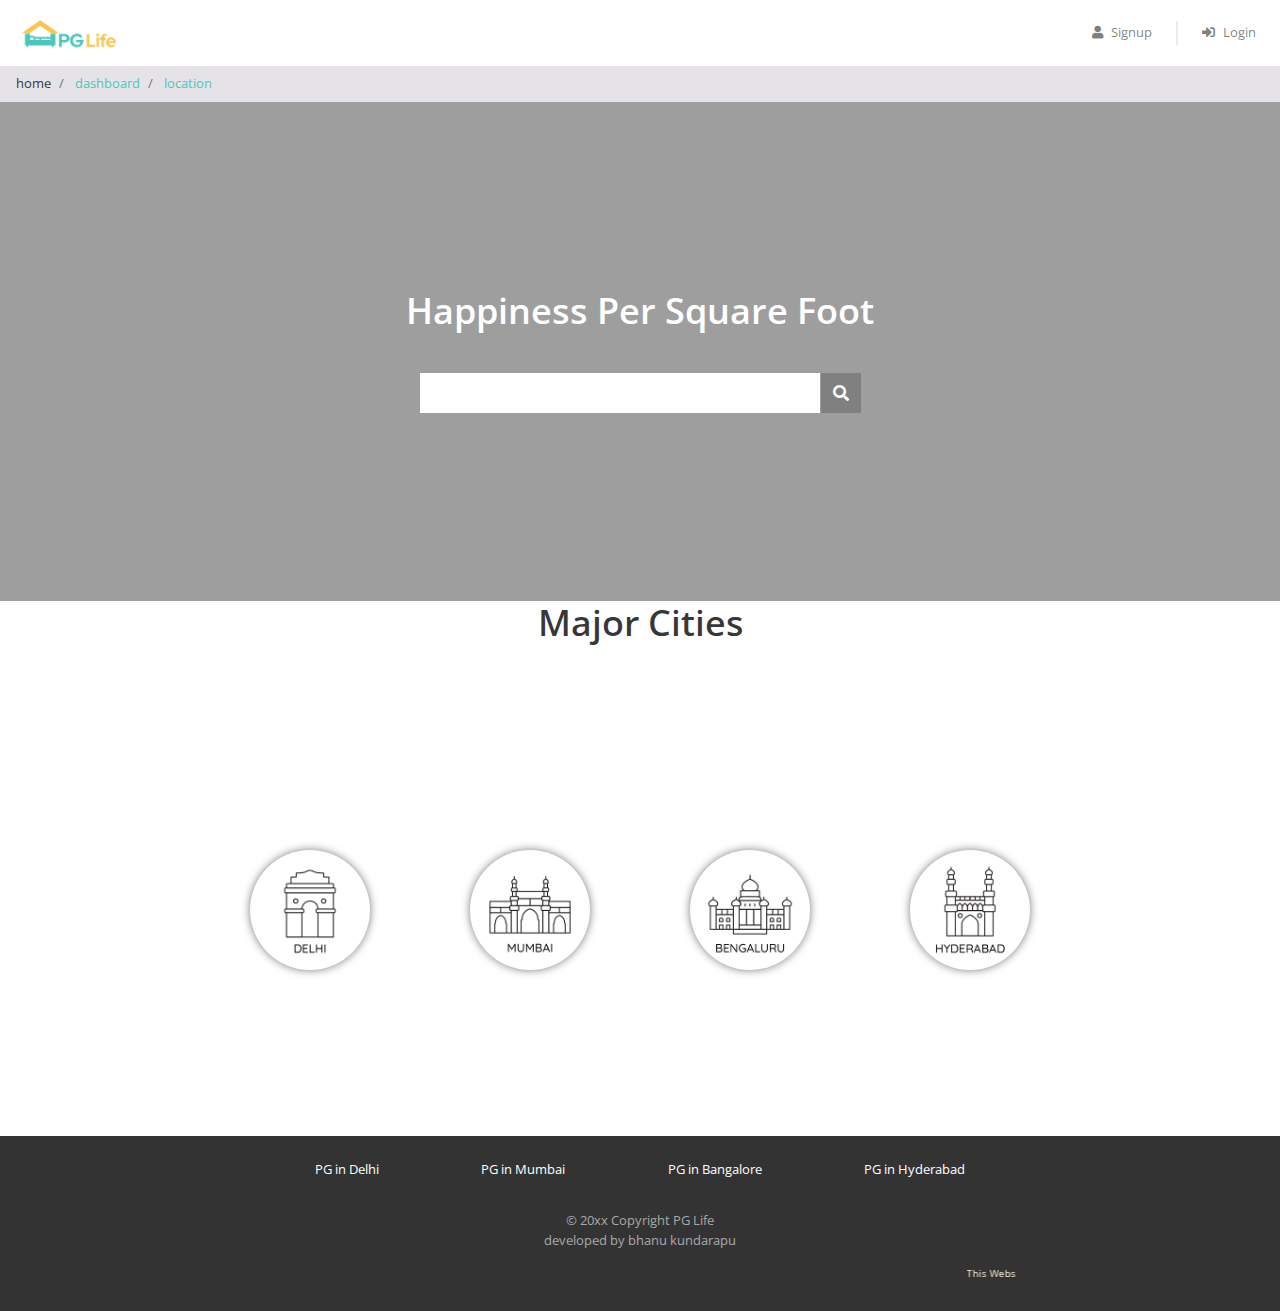
<file: index.html>
<!DOCTYPE html>
<html lang="en">

<head>
    <meta name="viewport" content="width=device-width, initial-scale=1">
    <title>Ganpati Paying Guest | PG Life</title>

    <link href="css/bootstrap.min.css" rel="stylesheet" />
    <link href="https://use.fontawesome.com/releases/v5.11.2/css/all.css" rel="stylesheet" />
    <link href="https://fonts.googleapis.com/css2?family=Open+Sans:ital,wght@0,300;0,400;0,600;0,700;0,800;1,300;1,400;1,600;1,700;1,800&display=swap" rel="stylesheet" />
    
    <link href="css/common.css" rel="stylesheet" />
    <link href="css/home.css" rel="stylesheet" />
<link rel="shortcut icon" href="https://cdn.vectorstock.com/i/1000x1000/33/16/hotel-facade-ideal-for-market-business-web-vector-31633316.webp">
    <script type="text/javascript" src="js/jquery.js"></script>
    <script type="text/javascript" src="js/bootstrap.min.js"></script>
</head>

<body>
    <!-- navbar section  -->
    <div class="header sticky-top">
        <nav class="navbar navbar-expand-md navbar-light">
            <a class="navbar-brand" href="index.html">
                <img src="img/logo.png" />
            </a>
            <button class="navbar-toggler" type="button" data-toggle="collapse" data-target="#my-navbar">
                <span class="navbar-toggler-icon"></span>
            </button>

            <div class="collapse navbar-collapse justify-content-end" id="my-navbar">
                <ul class="navbar-nav">
                    <li class="nav-item">
                        <a class="nav-link" href="#" data-toggle="modal" data-target="#signup-modal">
                            <i class="fas fa-user"></i>Signup
                        </a>
                    </li>
                    <div class="nav-vl"></div>
                    <li class="nav-item">
                        <a class="nav-link" href="#" data-toggle="modal" data-target="#login-modal">
                            <i class="fas fa-sign-in-alt"></i>Login
                        </a>
                    </li>
                </ul>
            </div>

        </nav>
    </div>
    
    <!-- sign-up/log-in -->

    <div class="modal fade" id="signup-modal" tabindex="-1" role="dialog" aria-labelledby="signup-heading" aria-hidden="true">
        <div class="modal-dialog" role="document">
            <div class="modal-content">
                <div class="modal-header">
                    <h5 class="modal-title" id="signup-heading">Signup with PGLife</h5>
                    <button type="button" class="close" data-dismiss="modal" aria-label="Close">
                        <span aria-hidden="true">&times;</span>
                    </button>
                </div>

                <div class="modal-body">
                    <form id="signup-form" class="form" role="form">
                        <div class="input-group form-group">
                            <div class="input-group-prepend">
                                <span class="input-group-text">
                                    <i class="fas fa-user"></i>
                                </span>
                            </div>
                            <input type="text" class="form-control" name="full_name" placeholder="Full Name" maxlength="30" required>
                        </div>

                        <div class="input-group form-group">
                            <div class="input-group-prepend">
                                <span class="input-group-text">
                                    <i class="fas fa-phone-alt"></i>
                                </span>
                            </div>
                            <input type="text" class="form-control" name="phone" placeholder="Phone Number" maxlength="10" minlength="10" required>
                        </div>

                        <div class="input-group form-group">
                            <div class="input-group-prepend">
                                <span class="input-group-text">
                                    <i class="fas fa-envelope"></i>
                                </span>
                            </div>
                            <input type="email" class="form-control" name="email" placeholder="Email" required>
                        </div>

                        <div class="input-group form-group">
                            <div class="input-group-prepend">
                                <span class="input-group-text">
                                    <i class="fas fa-lock"></i>
                                </span>
                            </div>
                            <input type="password" class="form-control" name="password" placeholder="Password" minlength="6" required>
                        </div>

                        <div class="input-group form-group">
                            <div class="input-group-prepend">
                                <span class="input-group-text">
                                    <i class="fas fa-university"></i>
                                </span>
                            </div>
                            <input type="text" class="form-control" name="college_name" placeholder="College Name" maxlength="150" required>
                        </div>

                        <div class="form-group">
                            <span>I'm a</span>
                            <input type="radio" class="ml-3" id="gender-male" name="gender" value="male" /> Male
                            <label for="gender-male">
                            </label>
                            <input type="radio" class="ml-3" id="gender-female" name="gender" value="female" />
                            <label for="gender-female">
                                Female
                            </label>
                        </div>

                        <div class="form-group">
                            <button type="submit" class="btn btn-block btn-primary">Create Account</button>
                        </div>
                    </form>
                </div>

                <div class="modal-footer">
                    <span>Already have an account?
                        <a href="#" data-dismiss="modal" data-toggle="modal" data-target="#login-modal">Login</a>
                    </span>
                </div>
            </div>
        </div>
    </div>

    <div class="modal fade" id="login-modal" tabindex="-1" role="dialog" aria-labelledby="login-heading" aria-hidden="true">
        <div class="modal-dialog modal-dialog-centered" role="document">
            <div class="modal-content">
                <div class="modal-header">
                    <h5 class="modal-title" id="login-heading">Login with PGLife</h5>
                    <button type="button" class="close" data-dismiss="modal" aria-label="Close">
                        <span aria-hidden="true">&times;</span>
                    </button>
                </div>

                <div class="modal-body">
                    <form id="login-form" class="form" role="form">
                        <div class="input-group form-group">
                            <div class="input-group-prepend">
                                <span class="input-group-text">
                                    <i class="fas fa-user"></i>
                                </span>
                            </div>
                            <input type="email" class="form-control" name="email" placeholder="Email" required>
                        </div>

                        <div class="input-group form-group">
                            <div class="input-group-prepend">
                                <span class="input-group-text">
                                    <i class="fas fa-lock"></i>
                                </span>
                            </div>
                            <input type="password" class="form-control" name="password" placeholder="Password" minlength="6" required>
                        </div>

                        <div class="form-group">
                            <button type="submit" class="btn btn-block btn-primary">Login</button>
                        </div>
                    </form>
                </div>

                <div class="modal-footer">
                    <span>
                        <a href="#" data-dismiss="modal" data-toggle="modal" data-target="#signup-modal">Click here</a>
                        to register a new account
                    </span>
                </div>
            </div>
        </div>
    </div>
    <!-- bread crumb -->
<nav aria-label="breadcrumb">
    <ol class="breadcrumb py-2">
        <li class="breadcrumb-item">
            home
        </li>
        <li class="breadcrumb-item active" aria-current="page">
            <a href="dashboard.html">dashboard</a>
        </li>
        
        <li class="breadcrumb-item active" aria-current="page">
            <a href="property_list.html">location</a>
        </li>
    </ol>
</nav>

<!-- main section -->  



<div class="main-sec">
    <div class="grid">
    <div class="content-1">
        <h1>happiness per square Foot</h1>
        <div class="search-bar">
            <input type="search" class="search">
            <button class="button"><i class="fa fa-search"></i></button>
        </div>
    </div>


    <div class="content-2">
        <h1>Major Cities</h1>
        
        <div class="grid1">
            <div class="rounded-circle">
                <img src="./img/delhi.png" alt="" height="100" width="100">
            </div>

            <div class="rounded-circle">
                <img src="./img/mumbai.png" alt="" height="100" width="100">
            </div>

            <div class="rounded-circle">
                <img src="./img/bangalore.png" alt="" height="100" width="100">
            </div>

            <div class="rounded-circle">
                <img src="./img/hyderabad.png" alt="" height="100" width="100">
            </div>

        </div>

    </div>
</div>

   
<div class="footer">
    <div class="page-container footer-container">
        <div class="footer-cities">
            <div class="footer-city">
                <a href="#">PG in Delhi</a>
            </div>
            <div class="footer-city">
                <a href="#">PG in Mumbai</a>
            </div>
            <div class="footer-city">
                <a href="#">PG in Bangalore</a>
            </div>
            <div class="footer-city">
                <a href="#">PG in Hyderabad</a>
            </div>
        </div>
        <div class="footer-copyright">
           <p1> © 20xx Copyright PG Life</p1>
           <p>developed by bhanu kundarapu </p>
         </div>
    <marquee>This Website is Still Under-Development Present it is Fully Static(HTML,CSS,Bootstrap,javascript,PHP,mysql)</marquee>

        
    </div>
</div>
       
   
</div>
            
    
           
</body>

</html>

<!-- <a href="#">PG in Mumbai</a>
<a href="#">PG in Banglore</a>
<a href="#">PG in Hyderabad</a> -->




<!-- <div class="content-2">
    <h1>Major Cities</h1>
   <div class="container text-center">
       <div class="row">
         <div class="city-card-container col-md-1">
           <div class="city-card rounded-circle">
           <img src="/project/img/delhi.png" alt="" class="city-img" height="100">
       </div>
         </div>


         <div class="city-card-container col-md-1 ">
           <div class="city-card rounded-circle">
           <img src="/project/img/mumbai.png" alt="" class="city-img" height="100" width="100">
       </div>
         </div>


         <div class="city-card-container col-md-1">
           <div class="city-card rounded-circle">
           <img src="/project/img/bangalore.png" alt="" class="city-img" height="100" width="100">
       </div>
         </div>

       <div class="city-card-container col-md-1">
           <div class="city-card rounded-circle">
           <img src="/project/img/hyderabad.png" alt="" class="city-img" height="100" width="100"  >
       </div>
         </div>
      
         
       </div>
   </div>
</div> -->
</file>
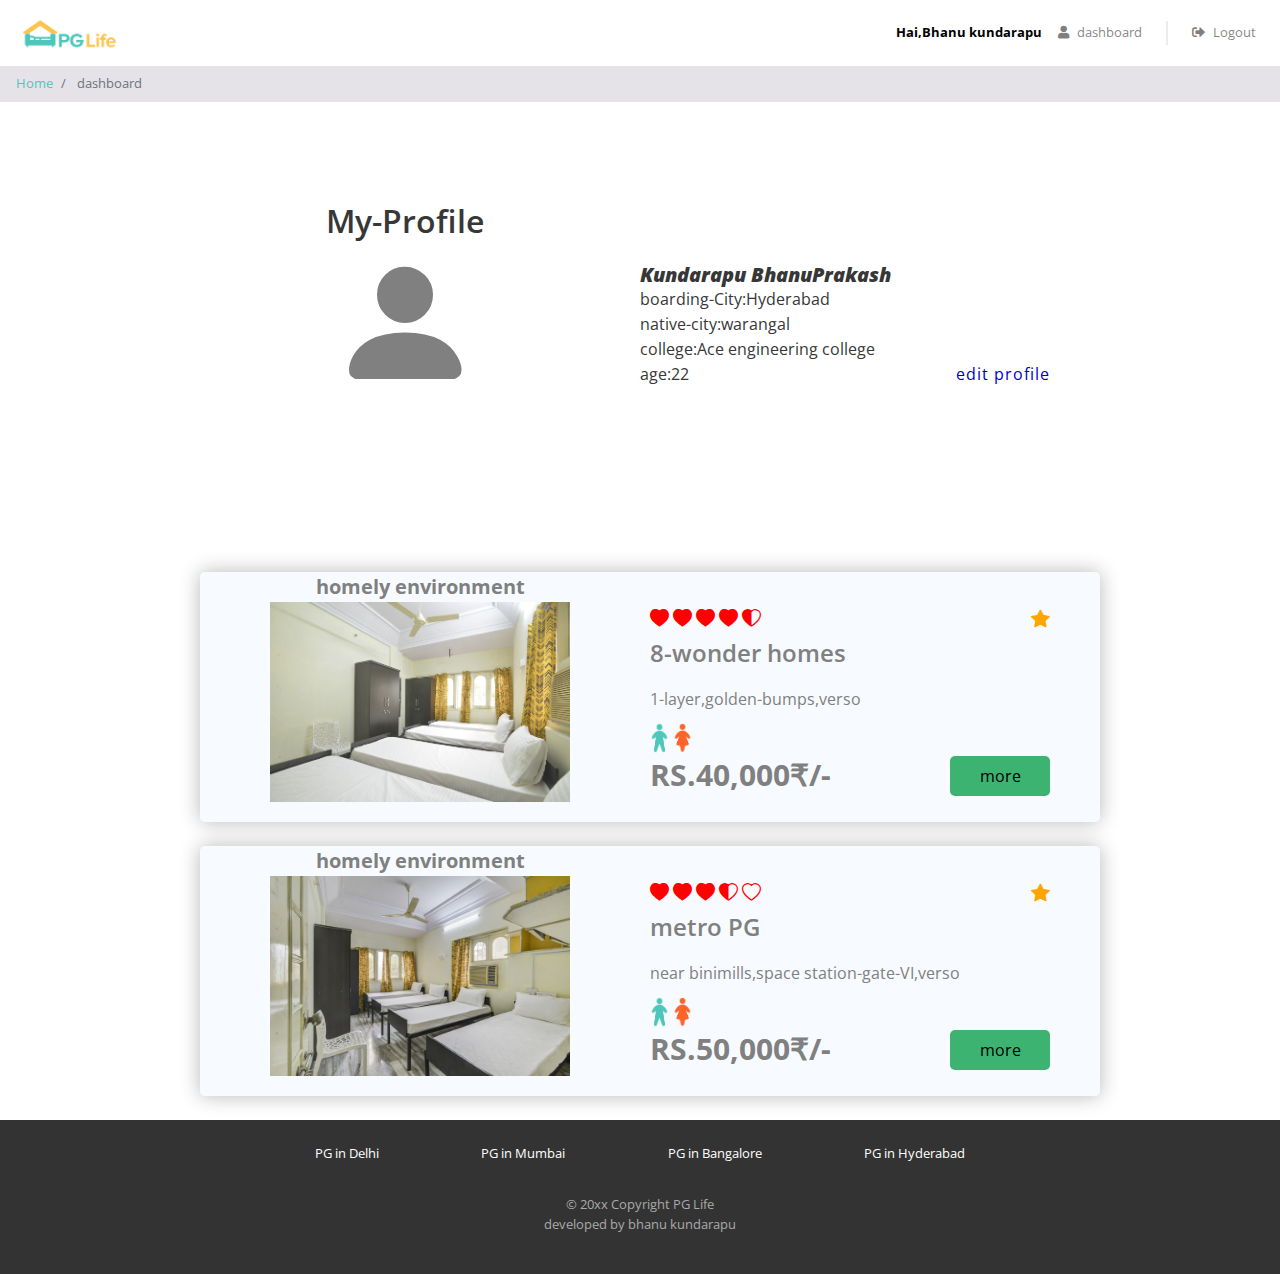
<file: dashboard.html>
<!DOCTYPE html>
<html lang="en">
<head>
    <meta charset="UTF-8">
    <meta http-equiv="X-UA-Compatible" content="IE=edge">
    <meta name="viewport" content="width=device-width, initial-scale=1.0">
    <title>Document</title>
    
    <!-- bootstrap and fontawesome -->
    <!-- CSS only -->
    <link rel="stylesheet" href="https://cdn.jsdelivr.net/npm/bootstrap-icons@1.9.1/font/bootstrap-icons.css">
    <link href="https://cdn.jsdelivr.net/npm/bootstrap@5.2.0/dist/css/bootstrap.min.css" rel="stylesheet" integrity="sha384-gH2yIJqKdNHPEq0n4Mqa/HGKIhSkIHeL5AyhkYV8i59U5AR6csBvApHHNl/vI1Bx" crossorigin="anonymous">
    <link href="css/bootstrap.min.css" rel="stylesheet" />
    <link href="https://use.fontawesome.com/releases/v5.11.2/css/all.css" rel="stylesheet" />
    <link href="https://fonts.googleapis.com/css2?family=Open+Sans:ital,wght@0,300;0,400;0,600;0,700;0,800;1,300;1,400;1,600;1,700;1,800&display=swap" rel="stylesheet" />
    <!-- external css -->
    <link href="css/common.css" rel="stylesheet" />
    <link rel="stylesheet" href="css/dashboard.css">

    <!-- short icon -->
    <link rel="shortcut icon" href="https://cdn.vectorstock.com/i/1000x1000/33/16/hotel-facade-ideal-for-market-business-web-vector-31633316.webp">
    
    <!-- scripts -->
    <script type="text/javascript" src="js/jquery.js"></script>
    <script type="text/javascript" src="js/bootstrap.min.js"></script>


</head>
<body>
    <!-- navbar section  -->
    <div class="header sticky-top">
        <nav class="navbar navbar-expand-md navbar-light">
            <a class="navbar-brand" href="./index.html">
                <img src="img/logo.png" />
            </a>
            <button class="navbar-toggler" type="button" data-toggle="collapse" data-target="#my-navbar">
                <span class="navbar-toggler-icon"></span>
            </button>

            <div class="collapse navbar-collapse justify-content-end" id="my-navbar">
                <ul class="navbar-nav">
                    <li class="nav-item">
                        <a class="nav-link" href="#" data-toggle="modal" data-target="#signup-modal">
                             <span style="color:black;font-weight:700"> Hai,Bhanu kundarapu</span>
                        </a>
                    </li>
                    <li class="nav-item">
                        <a class="nav-link" href="#" data-toggle="modal" data-target="#signup-modal">
                            <i class="fas fa-user"></i>dashboard
                        </a>
                    </li>


                    <div class="nav-vl"></div>
                    <li class="nav-item">
                        <a class="nav-link" href="#" data-toggle="modal" data-target="#login-modal">
                            <i class="fas fa-sign-out-alt"></i>Logout
                        </a>
                    </li>
                </ul>
            </div>

        </nav>
    </div>
    
    <!-- sign-up/log-in -->

    <div class="modal fade" id="signup-modal" tabindex="-1" role="dialog" aria-labelledby="signup-heading" aria-hidden="true">
        <div class="modal-dialog" role="document">
            <div class="modal-content">
                <div class="modal-header">
                    <h5 class="modal-title" id="signup-heading">your details</h5>
                    <button type="button" class="close" data-dismiss="modal" aria-label="Close">
                        <span aria-hidden="true">&times;</span>
                    </button>
                </div>

                <div class="modal-body">
                    <form id="signup-form" class="form" role="form">
                        <div class="input-group form-group" style="display:flex;gap:10px">
                            <div class="input-group-prepend" >
                                <span class="input-group-text">
                                    <i class="fas fa-user"></i>
                                </span>
                                
                            </div>
                           <p1>name : Bhanu kundarapu</p1>
                        </div>

                        <div class="input-group form-group" style="display:flex;gap:10px"   >
                            <div class="input-group-prepend" >
                                <span class="input-group-text">
                                    <i class="fas fa-phone-alt"></i>
                                </span>
                            </div>
                           Phone:789XXXX963
                        </div>

                        <div class="input-group form-group" style="display:flex;gap:10px">
                            <div class="input-group-prepend">
                                <span class="input-group-text">
                                    <i class="fas fa-envelope"></i>
                                </span>
                            </div>
                            E-mail:bhanukundara78@gmail.com
                        </div>


                        <div class="input-group form-group" style="display:flex;gap:10px">
                            <div class="input-group-prepend">
                                <span class="input-group-text">
                                    <i class="fas fa-university"></i>
                                </span>
                            </div>
                           college : Ace engineering college
                        </div>

                        <div class="form-group" style="display:flex;gap:10px">
                            gender:male
                        </div>

                        <div class="form-group">
                            <button type="submit" class="btn btn-block btn-primary">Edit Profile</button>
                        </div>
                    </form>
                </div>

                <div class="modal-footer">
                    <span>delete the account?
                        <a href="#" data-dismiss="modal" data-toggle="modal" data-target="#login-modal">click</a>
                    </span>
                </div>
            </div>
        </div>
    </div>


    <div class="modal fade" id="login-modal" tabindex="-1" role="dialog" aria-labelledby="login-heading" aria-hidden="true">
        <div class="modal-dialog modal-dialog-centered" role="document">
            <div class="modal-content">
                <div class="modal-header">
                    <h5 class="modal-title" id="login-heading">Logout from PGLife</h5>
                    <button type="button" class="close" data-dismiss="modal" aria-label="Close">
                        <span aria-hidden="true">&times;</span>
                    </button>
                </div>

                <div class="modal-body">
                    <form id="login-form" class="form" role="form">
                     <div class="logout">
                        <p1>Are you sure you want to logout?</p1>
                     </div>
                        <div class="form-group">
                            <button type="submit" class="btn btn-block btn-primary">Logout</button>
                        </div>
                    </form>
                </div>

                <div class="modal-footer">
                    <span>delete the account?
                        <a href="#" data-dismiss="modal" data-toggle="modal" data-target="#login-modal">click</a>
                    </span>
                </div>
            </div>
        </div>
    </div>

<!-- bread crumb -->
<nav aria-label="breadcrumb">
    <ol class="breadcrumb py-2">
        <li class="breadcrumb-item">
            <a href="./index.html">Home</a>
        </li>
        <li class="breadcrumb-item active" aria-current="page">
           dashboard
        </li>
    </ol>
</nav>


<!-- main section -->
 
<!-- section -1 -->
<div class="body">
<div class="container-1">
<div class="container text-center">
    
    <div class="row">
      
      <div class=" col">
        <h2>My-Profile</h2>
      <!-- <img src="./img/User.png" alt=""> -->
      <div class="profile">
      <i class="bi bi-person-fill"></i>
    </div>
      </div>
      
      <div class=" col-md-6">
        <div class="info">
        <p1>Kundarapu BhanuPrakash</p1>
        <p2>boarding-City:Hyderabad</p2>
        <p3>native-city:warangal</p3>
        <p4>college:Ace engineering college</p4>
       
       
        
    <div class="edit">
        <span>age:22</span>
        <a href="#">edit profile</a>
    </div>
    </div>
      </div>
    </div>
  </div>
</div>
</div>
<br>
  <!-- section-2 -->
  <div class="container-2">
    <div class="container text-center">
        <div class="row">
          <div class="col">


           
            <div class="child">
            <div class="container text-center">
                <div class="row">


                  <div class="col-md">
                    <figcaption>homely environment</figcaption>
                    <center>
                    <img src="./img/properties/1/1d4f0757fdb86d5f.jpg" alt="" id="img">
                </center>
                  </div>


                  <div class="col-md">
                    <div class="info">
                        <div class="rating">
                            <span>
                                <i class="bi bi-heart-fill"></i> <i class="bi bi-heart-fill"></i> <i class="bi bi-heart-fill"></i> <i class="bi bi-heart-fill"></i> <i class="bi bi-heart-half"></i> 
                            </span>
                            <span>  
                                <i class="bi bi-star-fill"></i>
                            </span>
                        </div>
                   <h3>8-wonder homes</h3>
                   <p1>1-layer,golden-bumps,verso</p1><br>
                   <span> <img src="./img/male.png" alt=""> <img src="./img/female.png" alt=""> </span>
                   <div class="fee">
                    <span>RS.40,000₹/-</span>
                    <button class="more">more</button>
                   </div>
                  </div>
                </div>
                </div>
              </div>
            </div>

<br>


          </div>
          <div class="col">
             <div class="child">
            <div class="container text-center">
                <div class="row">


                  <div class="col-md">
                    <figcaption>homely environment</figcaption>
                    <center>
                    <img src="./img/properties/1/46ebbb537aa9fb0a.jpg" alt="" id="img" style="width:auto">
                </center>
                  </div>


                  <div class="col-md">
                    <div class="info">
                        <div class="rating">
                            <span>
                                <i class="bi bi-heart-fill"></i> <i class="bi bi-heart-fill"></i> <i class="bi bi-heart-fill"></i> <i class="bi bi-heart-half"></i> <i class="bi bi-heart"></i> 
                            </span>
                            <span>  
                                <i class="bi bi-star-fill"></i>
                            </span>
                        </div>
                   <h3>metro PG</h3>
                   <p1>near binimills,space station-gate-VI,verso</p1><br>
                   <span> <img src="./img/male.png" alt=""> <img src="./img/female.png" alt=""> </span>
                   <div class="fee">
                    <span>RS.50,000₹/-</span>
                    <button class="more">more</button>
                   </div>
                  </div>
                </div>
                </div>
              </div>
            </div>
          </div>
         
        </div>
      </div>
  </div>
<br>

<!-- footer -->
   
<div class="footer">
    <div class="page-container footer-container">
        <div class="footer-cities">
            <div class="footer-city">
                <a href="#">PG in Delhi</a>
            </div>
            <div class="footer-city">
                <a href="#">PG in Mumbai</a>
            </div>
            <div class="footer-city">
                <a href="#">PG in Bangalore</a>
            </div>
            <div class="footer-city">
                <a href="#">PG in Hyderabad</a>
            </div>
        </div>
        <div class="footer-copyright">
           <p1> © 20xx Copyright PG Life</p1>
           <p>developed by bhanu kundarapu </p>
         </div>
        
    </div>
</div>
       
   
</div>
</body>
</html>
</file>
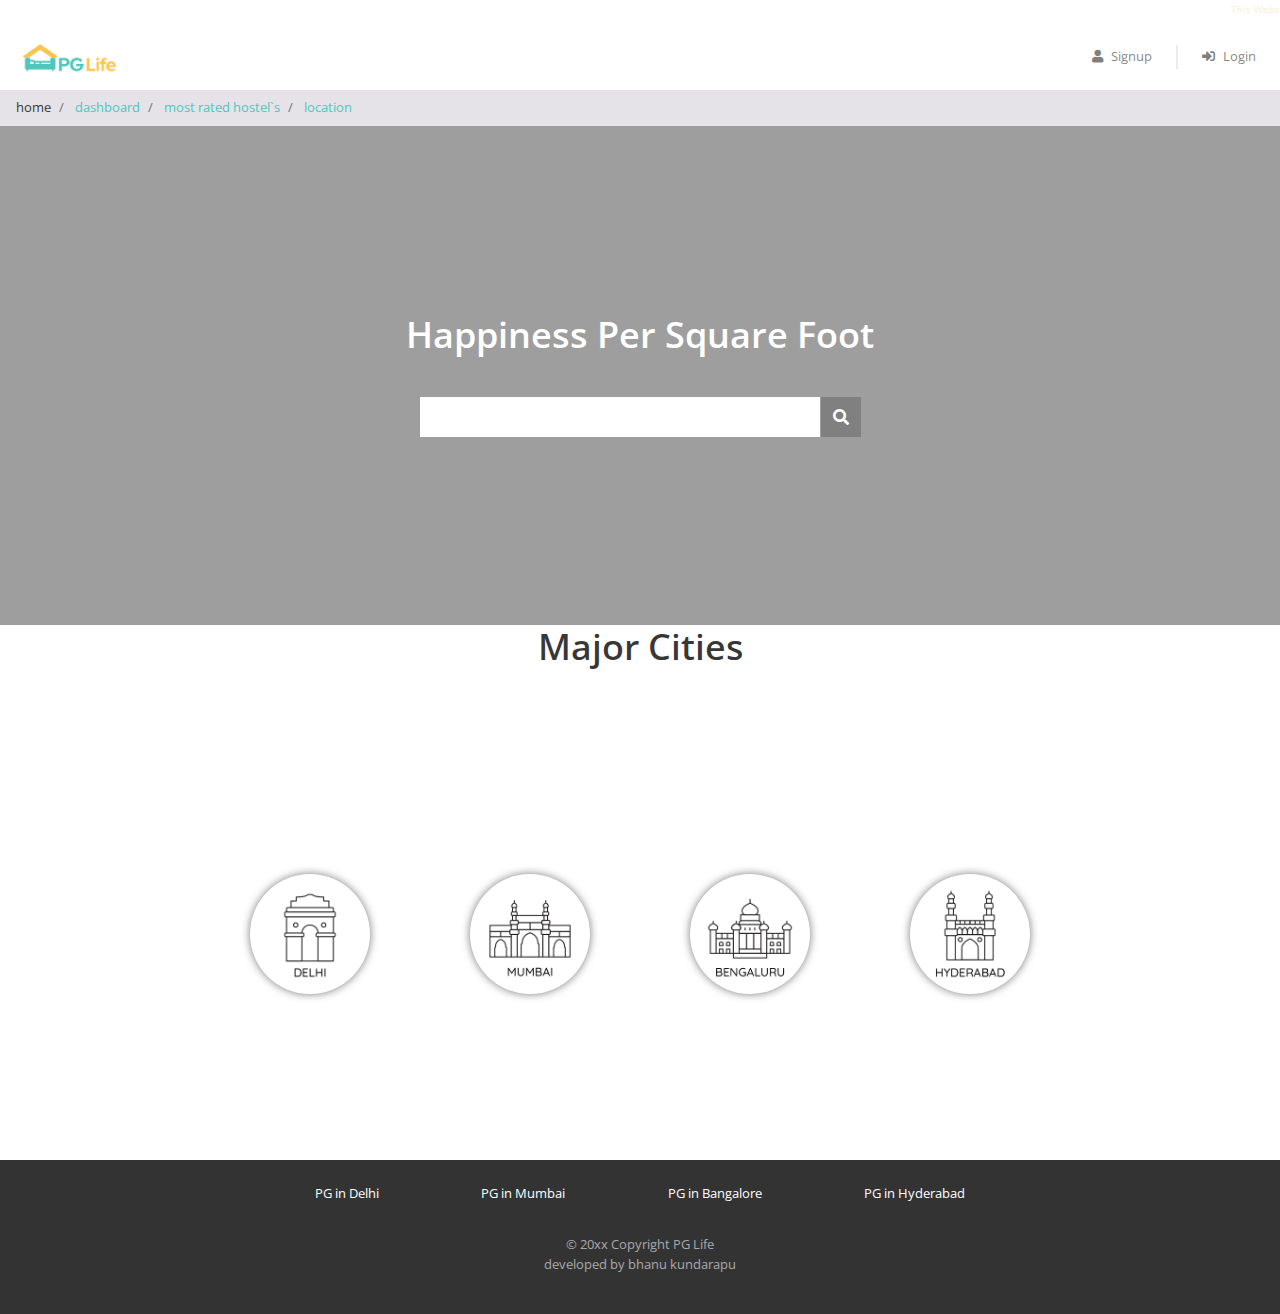
<file: home.html>
<!DOCTYPE html>
<html lang="en">

<head>
    <meta name="viewport" content="width=device-width, initial-scale=1">
    <title>Ganpati Paying Guest | PG Life</title>

    <link href="css/bootstrap.min.css" rel="stylesheet" />
    <link href="https://use.fontawesome.com/releases/v5.11.2/css/all.css" rel="stylesheet" />
    <link href="https://fonts.googleapis.com/css2?family=Open+Sans:ital,wght@0,300;0,400;0,600;0,700;0,800;1,300;1,400;1,600;1,700;1,800&display=swap" rel="stylesheet" />
    
    <link href="css/common.css" rel="stylesheet" />
    <link href="css/home.css" rel="stylesheet" />
<link rel="shortcut icon" href="https://cdn.vectorstock.com/i/1000x1000/33/16/hotel-facade-ideal-for-market-business-web-vector-31633316.webp">
    <script type="text/javascript" src="js/jquery.js"></script>
    <script type="text/javascript" src="js/bootstrap.min.js"></script>
</head>

<body>
    <marquee>This Website is Still Under-Development Present it is Fully Static(HTML,CSS,Bootstrap,javascript,PHP,mysql)</marquee>
    <!-- navbar section  -->
    <div class="header sticky-top">
        <nav class="navbar navbar-expand-md navbar-light">
            <a class="navbar-brand" href="index.html">
                <img src="img/logo.png" />
            </a>
            <button class="navbar-toggler" type="button" data-toggle="collapse" data-target="#my-navbar">
                <span class="navbar-toggler-icon"></span>
            </button>

            <div class="collapse navbar-collapse justify-content-end" id="my-navbar">
                <ul class="navbar-nav">
                    <li class="nav-item">
                        <a class="nav-link" href="#" data-toggle="modal" data-target="#signup-modal">
                            <i class="fas fa-user"></i>Signup
                        </a>
                    </li>
                    <div class="nav-vl"></div>
                    <li class="nav-item">
                        <a class="nav-link" href="#" data-toggle="modal" data-target="#login-modal">
                            <i class="fas fa-sign-in-alt"></i>Login
                        </a>
                    </li>
                </ul>
            </div>

        </nav>
    </div>
    
    <!-- sign-up/log-in -->

    <div class="modal fade" id="signup-modal" tabindex="-1" role="dialog" aria-labelledby="signup-heading" aria-hidden="true">
        <div class="modal-dialog" role="document">
            <div class="modal-content">
                <div class="modal-header">
                    <h5 class="modal-title" id="signup-heading">Signup with PGLife</h5>
                    <button type="button" class="close" data-dismiss="modal" aria-label="Close">
                        <span aria-hidden="true">&times;</span>
                    </button>
                </div>

                <div class="modal-body">
                    <form id="signup-form" class="form" role="form">
                        <div class="input-group form-group">
                            <div class="input-group-prepend">
                                <span class="input-group-text">
                                    <i class="fas fa-user"></i>
                                </span>
                            </div>
                            <input type="text" class="form-control" name="full_name" placeholder="Full Name" maxlength="30" required>
                        </div>

                        <div class="input-group form-group">
                            <div class="input-group-prepend">
                                <span class="input-group-text">
                                    <i class="fas fa-phone-alt"></i>
                                </span>
                            </div>
                            <input type="text" class="form-control" name="phone" placeholder="Phone Number" maxlength="10" minlength="10" required>
                        </div>

                        <div class="input-group form-group">
                            <div class="input-group-prepend">
                                <span class="input-group-text">
                                    <i class="fas fa-envelope"></i>
                                </span>
                            </div>
                            <input type="email" class="form-control" name="email" placeholder="Email" required>
                        </div>

                        <div class="input-group form-group">
                            <div class="input-group-prepend">
                                <span class="input-group-text">
                                    <i class="fas fa-lock"></i>
                                </span>
                            </div>
                            <input type="password" class="form-control" name="password" placeholder="Password" minlength="6" required>
                        </div>

                        <div class="input-group form-group">
                            <div class="input-group-prepend">
                                <span class="input-group-text">
                                    <i class="fas fa-university"></i>
                                </span>
                            </div>
                            <input type="text" class="form-control" name="college_name" placeholder="College Name" maxlength="150" required>
                        </div>

                        <div class="form-group">
                            <span>I'm a</span>
                            <input type="radio" class="ml-3" id="gender-male" name="gender" value="male" /> Male
                            <label for="gender-male">
                            </label>
                            <input type="radio" class="ml-3" id="gender-female" name="gender" value="female" />
                            <label for="gender-female">
                                Female
                            </label>
                        </div>

                        <div class="form-group">
                            <button type="submit" class="btn btn-block btn-primary">Create Account</button>
                        </div>
                    </form>
                </div>

                <div class="modal-footer">
                    <span>Already have an account?
                        <a href="#" data-dismiss="modal" data-toggle="modal" data-target="#login-modal">Login</a>
                    </span>
                </div>
            </div>
        </div>
    </div>

    <div class="modal fade" id="login-modal" tabindex="-1" role="dialog" aria-labelledby="login-heading" aria-hidden="true">
        <div class="modal-dialog modal-dialog-centered" role="document">
            <div class="modal-content">
                <div class="modal-header">
                    <h5 class="modal-title" id="login-heading">Login with PGLife</h5>
                    <button type="button" class="close" data-dismiss="modal" aria-label="Close">
                        <span aria-hidden="true">&times;</span>
                    </button>
                </div>

                <div class="modal-body">
                    <form id="login-form" class="form" role="form">
                        <div class="input-group form-group">
                            <div class="input-group-prepend">
                                <span class="input-group-text">
                                    <i class="fas fa-user"></i>
                                </span>
                            </div>
                            <input type="email" class="form-control" name="email" placeholder="Email" required>
                        </div>

                        <div class="input-group form-group">
                            <div class="input-group-prepend">
                                <span class="input-group-text">
                                    <i class="fas fa-lock"></i>
                                </span>
                            </div>
                            <input type="password" class="form-control" name="password" placeholder="Password" minlength="6" required>
                        </div>

                        <div class="form-group">
                            <button type="submit" class="btn btn-block btn-primary">Login</button>
                        </div>
                    </form>
                </div>

                <div class="modal-footer">
                    <span>
                        <a href="#" data-dismiss="modal" data-toggle="modal" data-target="#signup-modal">Click here</a>
                        to register a new account
                    </span>
                </div>
            </div>
        </div>
    </div>
    <!-- bread crumb -->
<nav aria-label="breadcrumb">
    <ol class="breadcrumb py-2">
        <li class="breadcrumb-item">
            home
        </li>
        <li class="breadcrumb-item active" aria-current="page">
            <a href="dashboard.html">dashboard</a>
        </li>
        <li class="breadcrumb-item active" aria-current="page">
            <a href="property_detail.html">most rated hostel`s</a>
        </li>
        <li class="breadcrumb-item active" aria-current="page">
            <a href="property_list.html">location</a>
        </li>
    </ol>
</nav>

<!-- main section -->  



<div class="main-sec">
    <div class="grid">
    <div class="content-1">
        <h1>happiness per square Foot</h1>
        <div class="search-bar">
            <input type="search" class="search">
            <button class="button"><i class="fa fa-search"></i></button>
        </div>
    </div>


    <div class="content-2">
        <h1>Major Cities</h1>
        
        <div class="grid1">
            <div class="rounded-circle">
                <img src="./img/delhi.png" alt="" height="100" width="100">
            </div>

            <div class="rounded-circle">
                <img src="./img/mumbai.png" alt="" height="100" width="100">
            </div>

            <div class="rounded-circle">
                <img src="./img/bangalore.png" alt="" height="100" width="100">
            </div>

            <div class="rounded-circle">
                <img src="./img/hyderabad.png" alt="" height="100" width="100">
            </div>

        </div>

    </div>
</div>

   
<div class="footer">
    <div class="page-container footer-container">
        <div class="footer-cities">
            <div class="footer-city">
                <a href="#">PG in Delhi</a>
            </div>
            <div class="footer-city">
                <a href="#">PG in Mumbai</a>
            </div>
            <div class="footer-city">
                <a href="#">PG in Bangalore</a>
            </div>
            <div class="footer-city">
                <a href="#">PG in Hyderabad</a>
            </div>
        </div>
        <div class="footer-copyright">
           <p1> © 20xx Copyright PG Life</p1>
           <p>developed by bhanu kundarapu </p>
         </div>
        
    </div>
</div>
       
   
</div>
            
    
           
</body>

</html>

<!-- <a href="#">PG in Mumbai</a>
<a href="#">PG in Banglore</a>
<a href="#">PG in Hyderabad</a> -->




<!-- <div class="content-2">
    <h1>Major Cities</h1>
   <div class="container text-center">
       <div class="row">
         <div class="city-card-container col-md-1">
           <div class="city-card rounded-circle">
           <img src="/project/img/delhi.png" alt="" class="city-img" height="100">
       </div>
         </div>


         <div class="city-card-container col-md-1 ">
           <div class="city-card rounded-circle">
           <img src="/project/img/mumbai.png" alt="" class="city-img" height="100" width="100">
       </div>
         </div>


         <div class="city-card-container col-md-1">
           <div class="city-card rounded-circle">
           <img src="/project/img/bangalore.png" alt="" class="city-img" height="100" width="100">
       </div>
         </div>

       <div class="city-card-container col-md-1">
           <div class="city-card rounded-circle">
           <img src="/project/img/hyderabad.png" alt="" class="city-img" height="100" width="100"  >
       </div>
         </div>
      
         
       </div>
   </div>
</div> -->
</file>
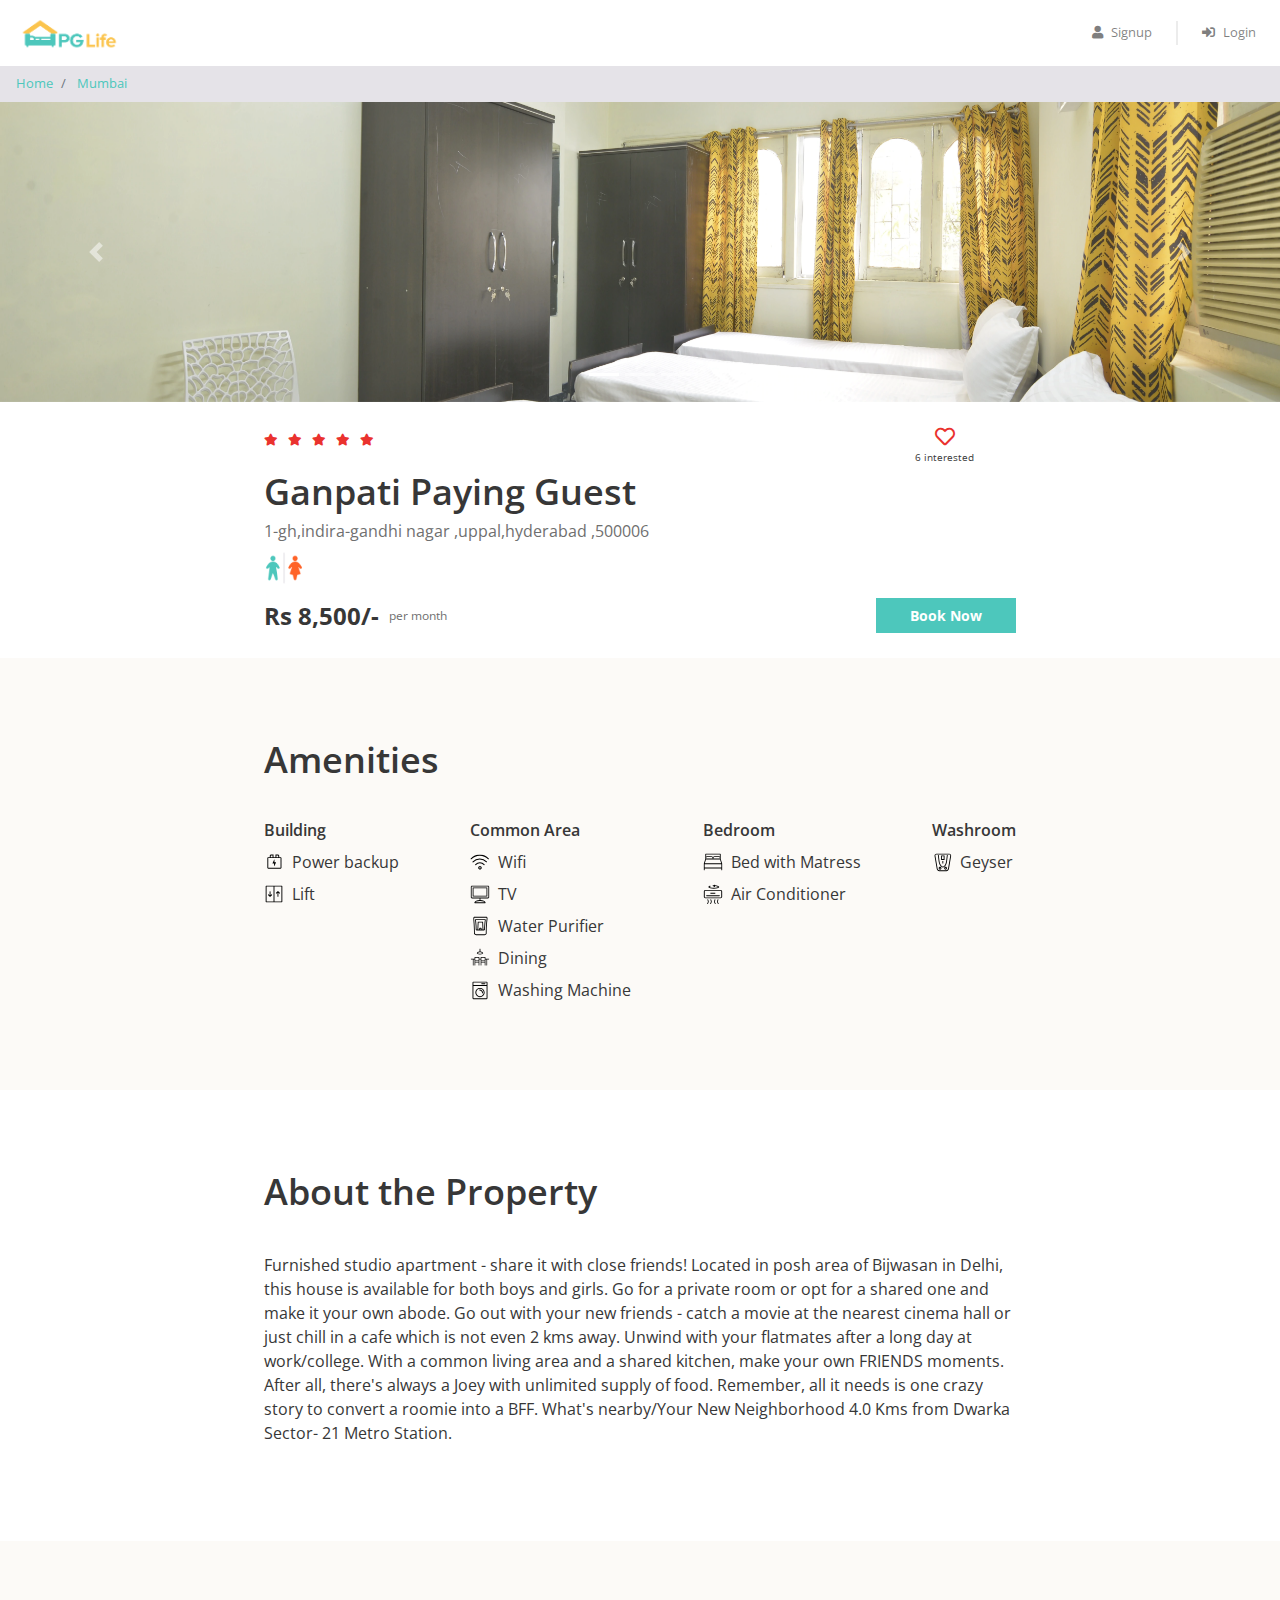
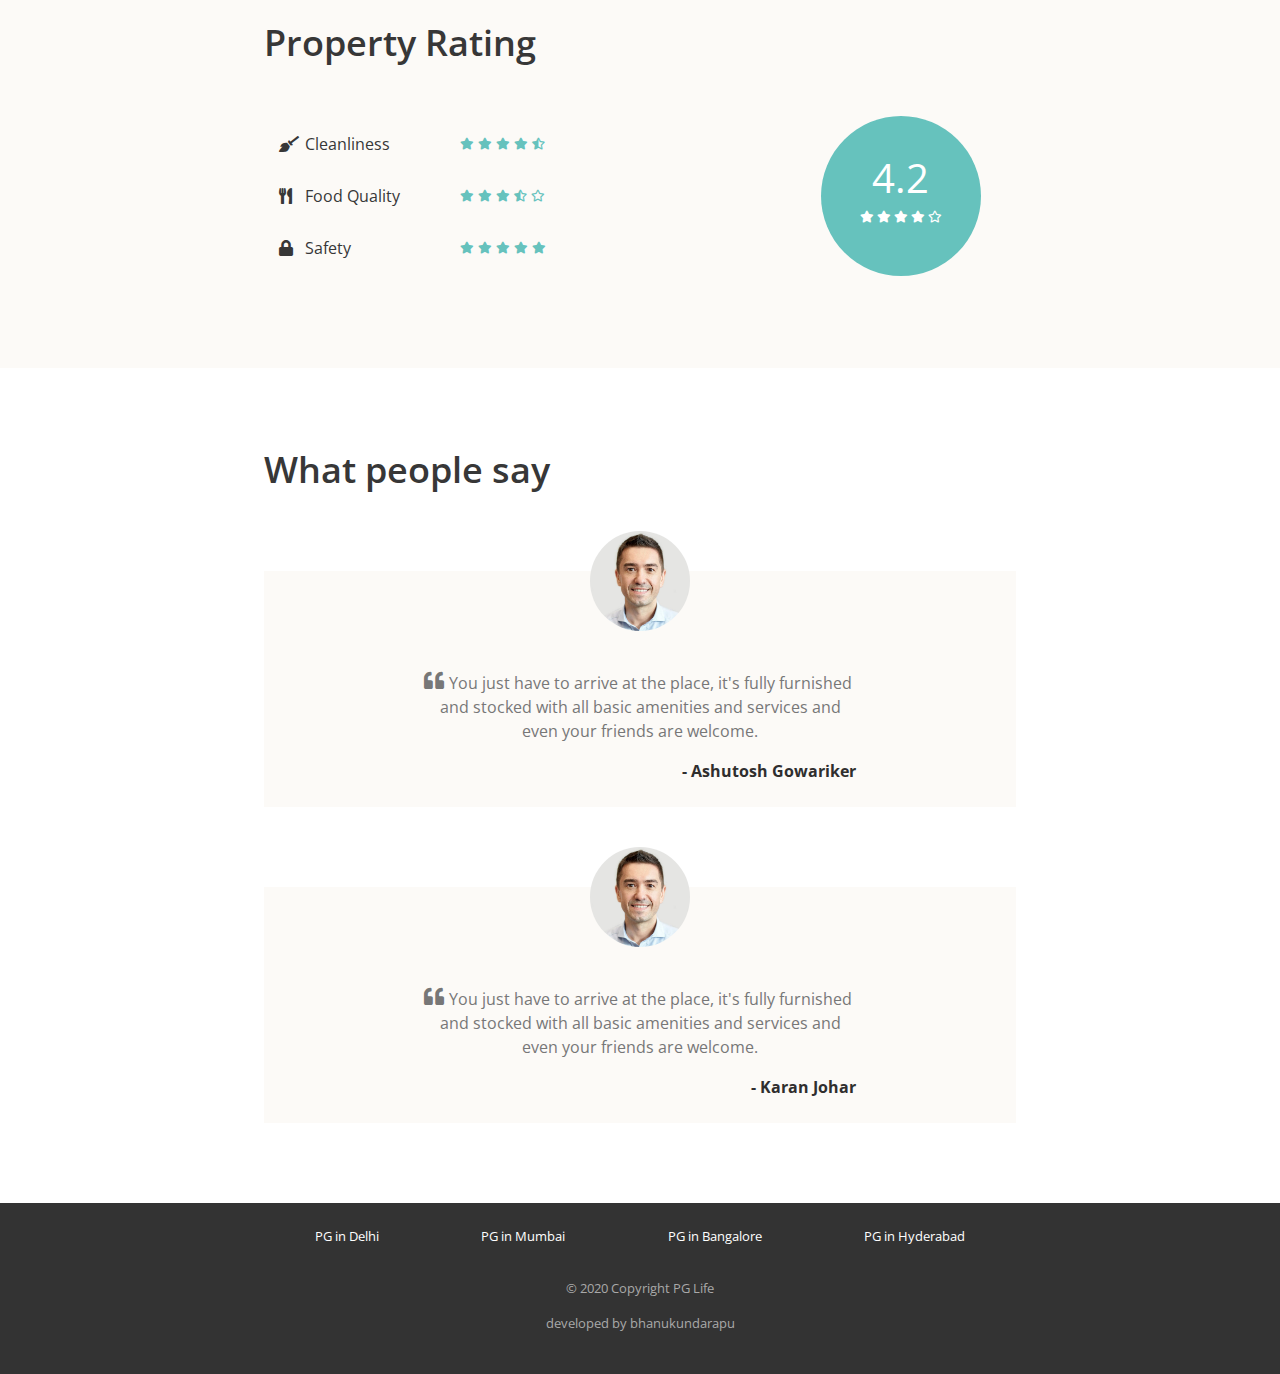
<file: property_detail.html>
<!DOCTYPE html>
<html lang="en">

<head>
    <meta name="viewport" content="width=device-width, initial-scale=1">
    <title>Ganpati Paying Guest | PG Life</title>

    <link href="css/bootstrap.min.css" rel="stylesheet" />
    <link href="https://use.fontawesome.com/releases/v5.11.2/css/all.css" rel="stylesheet" />
    <link href="https://fonts.googleapis.com/css2?family=Open+Sans:ital,wght@0,300;0,400;0,600;0,700;0,800;1,300;1,400;1,600;1,700;1,800&display=swap" rel="stylesheet" />
    <link rel="shortcut icon" href="https://cdn.vectorstock.com/i/1000x1000/33/16/hotel-facade-ideal-for-market-business-web-vector-31633316.webp">
    
    <link href="css/common.css" rel="stylesheet" />
    <link href="css/property_detail.css" rel="stylesheet" />
</head>

<body>
    <div class="header sticky-top">
        <nav class="navbar navbar-expand-md navbar-light">
            <a class="navbar-brand" href="./index.html">
                <img src="img/logo.png" />
            </a>
            <button class="navbar-toggler" type="button" data-toggle="collapse" data-target="#my-navbar">
                <span class="navbar-toggler-icon"></span>
            </button>

            <div class="collapse navbar-collapse justify-content-end" id="my-navbar">
                <ul class="navbar-nav">
                    <li class="nav-item">
                        <a class="nav-link" href="#" data-toggle="modal" data-target="#signup-modal">
                            <i class="fas fa-user"></i>Signup
                        </a>
                    </li>
                    <div class="nav-vl"></div>
                    <li class="nav-item">
                        <a class="nav-link" href="#" data-toggle="modal" data-target="#login-modal">
                            <i class="fas fa-sign-in-alt"></i>Login
                        </a>
                    </li>
                </ul>
            </div>
        </nav>
    </div>

    <div id="loading">
    </div>

    <nav aria-label="breadcrumb">
        <ol class="breadcrumb py-2">
            <li class="breadcrumb-item">
                <a href="./index.html">Home</a>
            </li>
            <li class="breadcrumb-item">
                <a href="property_list.html">Mumbai</a>
            </li>
        </ol>
    </nav>

    <div id="property-images" class="carousel slide" data-ride="carousel">
        <ol class="carousel-indicators">
            <li data-target="#property-images" data-slide-to="0" class="active"></li>
            <li data-target="#property-images" data-slide-to="1" class=""></li>
            <li data-target="#property-images" data-slide-to="2" class=""></li>
        </ol>
        <div class="carousel-inner">
            <div class="carousel-item active">
                <img class="d-block w-100" src="img/properties/1/1d4f0757fdb86d5f.jpg" alt="slide">
            </div>
            <div class="carousel-item">
                <img class="d-block w-100" src="img/properties/1/46ebbb537aa9fb0a.jpg" alt="slide">
            </div>
            <div class="carousel-item">
                <img class="d-block w-100" src="img/properties/1/eace7b9114fd6046.jpg" alt="slide">
            </div>
        </div>
        <a class="carousel-control-prev" href="#property-images" role="button" data-slide="prev">
            <span class="carousel-control-prev-icon" aria-hidden="true"></span>
            <span class="sr-only">Previous</span>
        </a>
        <a class="carousel-control-next" href="#property-images" role="button" data-slide="next">
            <span class="carousel-control-next-icon" aria-hidden="true"></span>
            <span class="sr-only">Next</span>
        </a>
    </div>

    <div class="property-summary page-container">
        <div class="row no-gutters justify-content-between">
            <div class="star-container" title="4.8">
                <i class="fas fa-star"></i>
                <i class="fas fa-star"></i>
                <i class="fas fa-star"></i>
                <i class="fas fa-star"></i>
                <i class="fas fa-star"></i>
            </div>
            <div class="interested-container">
                <i class="is-interested-image far fa-heart"></i>
                <div class="interested-text">
                    <span class="interested-user-count">6</span> interested
                </div>
            </div>
        </div>
        <div class="detail-container">
            <div class="property-name">Ganpati Paying Guest</div>
            <div class="property-address">1-gh,indira-gandhi nagar ,uppal,hyderabad ,500006</div>
            <div class="property-gender">
                <img src="img/unisex.png" />
            </div>
        </div>
        <div class="row no-gutters">
            <div class="rent-container col-6">
                <div class="rent">Rs 8,500/-</div>
                <div class="rent-unit">per month</div>
            </div>
            <div class="button-container col-6">
                <a href="#" class="btn btn-primary">Book Now</a>
            </div>
        </div>
    </div>

    <div class="property-amenities">
        <div class="page-container">
            <h1>Amenities</h1>
            <div class="row justify-content-between">
                <div class="col-md-auto">
                    <h5>Building</h5>
                    <div class="amenity-container">
                        <img src="img/amenities/powerbackup.svg">
                        <span>Power backup</span>
                    </div>
                    <div class="amenity-container">
                        <img src="img/amenities/lift.svg">
                        <span>Lift</span>
                    </div>
                </div>

                <div class="col-md-auto">
                    <h5>Common Area</h5>
                    <div class="amenity-container">
                        <img src="img/amenities/wifi.svg">
                        <span>Wifi</span>
                    </div>
                    <div class="amenity-container">
                        <img src="img/amenities/tv.svg">
                        <span>TV</span>
                    </div>
                    <div class="amenity-container">
                        <img src="img/amenities/rowater.svg">
                        <span>Water Purifier</span>
                    </div>
                    <div class="amenity-container">
                        <img src="img/amenities/dining.svg">
                        <span>Dining</span>
                    </div>
                    <div class="amenity-container">
                        <img src="img/amenities/washingmachine.svg">
                        <span>Washing Machine</span>
                    </div>
                </div>

                <div class="col-md-auto">
                    <h5>Bedroom</h5>
                    <div class="amenity-container">
                        <img src="img/amenities/bed.svg">
                        <span>Bed with Matress</span>
                    </div>
                    <div class="amenity-container">
                        <img src="img/amenities/ac.svg">
                        <span>Air Conditioner</span>
                    </div>
                </div>

                <div class="col-md-auto">
                    <h5>Washroom</h5>
                    <div class="amenity-container">
                        <img src="img/amenities/geyser.svg">
                        <span>Geyser</span>
                    </div>
                </div>
            </div>
        </div>
    </div>

    <div class="property-about page-container">
        <h1>About the Property</h1>
        <p>Furnished studio apartment - share it with close friends! Located in posh area of Bijwasan in Delhi, this house is available for both boys and girls. Go for a private room or opt for a shared one and make it your own abode. Go out with your new friends - catch a movie at the nearest cinema hall or just chill in a cafe which is not even 2 kms away. Unwind with your flatmates after a long day at work/college. With a common living area and a shared kitchen, make your own FRIENDS moments. After all, there's always a Joey with unlimited supply of food. Remember, all it needs is one crazy story to convert a roomie into a BFF. What's nearby/Your New Neighborhood 4.0 Kms from Dwarka Sector- 21 Metro Station.</p>
    </div>

    <div class="property-rating">
        <div class="page-container">
            <h1>Property Rating</h1>
            <div class="row align-items-center justify-content-between">
                <div class="col-md-6">
                    <div class="rating-criteria row">
                        <div class="col-6">
                            <i class="rating-criteria-icon fas fa-broom"></i>
                            <span class="rating-criteria-text">Cleanliness</span>
                        </div>
                        <div class="rating-criteria-star-container col-6" title="4.3">
                            <i class="fas fa-star"></i>
                            <i class="fas fa-star"></i>
                            <i class="fas fa-star"></i>
                            <i class="fas fa-star"></i>
                            <i class="fas fa-star-half-alt"></i>
                        </div>
                    </div>

                    <div class="rating-criteria row">
                        <div class="col-6">
                            <i class="rating-criteria-icon fas fa-utensils"></i>
                            <span class="rating-criteria-text">Food Quality</span>
                        </div>
                        <div class="rating-criteria-star-container col-6" title="3.4">
                            <i class="fas fa-star"></i>
                            <i class="fas fa-star"></i>
                            <i class="fas fa-star"></i>
                            <i class="fas fa-star-half-alt"></i>
                            <i class="far fa-star"></i>
                        </div>
                    </div>

                    <div class="rating-criteria row">
                        <div class="col-6">
                            <i class="rating-criteria-icon fa fa-lock"></i>
                            <span class="rating-criteria-text">Safety</span>
                        </div>
                        <div class="rating-criteria-star-container col-6" title="4.8">
                            <i class="fas fa-star"></i>
                            <i class="fas fa-star"></i>
                            <i class="fas fa-star"></i>
                            <i class="fas fa-star"></i>
                            <i class="fas fa-star"></i>
                        </div>
                    </div>
                </div>

                <div class="col-md-4">
                    <div class="rating-circle">
                        <div class="total-rating">4.2</div>
                        <div class="rating-circle-star-container">
                            <i class="fas fa-star"></i>
                            <i class="fas fa-star"></i>
                            <i class="fas fa-star"></i>
                            <i class="fas fa-star"></i>
                            <i class="far fa-star"></i>
                        </div>
                    </div>
                </div>
            </div>
        </div>
    </div>

    <div class="property-testimonials page-container">
        <h1>What people say</h1>
        <div class="testimonial-block">
            <div class="testimonial-image-container">
                <img class="testimonial-img" src="img/man.png">
            </div>
            <div class="testimonial-text">
                <i class="fa fa-quote-left" aria-hidden="true"></i>
                <p>You just have to arrive at the place, it's fully furnished and stocked with all basic amenities and services and even your friends are welcome.</p>
            </div>
            <div class="testimonial-name">- Ashutosh Gowariker</div>
        </div>
        <div class="testimonial-block">
            <div class="testimonial-image-container">
                <img class="testimonial-img" src="img/man.png">
            </div>
            <div class="testimonial-text">
                <i class="fa fa-quote-left" aria-hidden="true"></i>
                <p>You just have to arrive at the place, it's fully furnished and stocked with all basic amenities and services and even your friends are welcome.</p>
            </div>
            <div class="testimonial-name">- Karan Johar</div>
        </div>
    </div>



    
    <div class="modal fade" id="signup-modal" tabindex="-1" role="dialog" aria-labelledby="signup-heading" aria-hidden="true">
        <div class="modal-dialog" role="document">
            <div class="modal-content">
                <div class="modal-header">
                    <h5 class="modal-title" id="signup-heading">Signup with PGLife</h5>
                    <button type="button" class="close" data-dismiss="modal" aria-label="Close">
                        <span aria-hidden="true">&times;</span>
                    </button>
                </div>

                <div class="modal-body">
                    <form id="signup-form" class="form" role="form">
                        <div class="input-group form-group">
                            <div class="input-group-prepend">
                                <span class="input-group-text">
                                    <i class="fas fa-user"></i>
                                </span>
                            </div>
                            <input type="text" class="form-control" name="full_name" placeholder="Full Name" maxlength="30" required>
                        </div>

                        <div class="input-group form-group">
                            <div class="input-group-prepend">
                                <span class="input-group-text">
                                    <i class="fas fa-phone-alt"></i>
                                </span>
                            </div>
                            <input type="text" class="form-control" name="phone" placeholder="Phone Number" maxlength="10" minlength="10" required>
                        </div>

                        <div class="input-group form-group">
                            <div class="input-group-prepend">
                                <span class="input-group-text">
                                    <i class="fas fa-envelope"></i>
                                </span>
                            </div>
                            <input type="email" class="form-control" name="email" placeholder="Email" required>
                        </div>

                        <div class="input-group form-group">
                            <div class="input-group-prepend">
                                <span class="input-group-text">
                                    <i class="fas fa-lock"></i>
                                </span>
                            </div>
                            <input type="password" class="form-control" name="password" placeholder="Password" minlength="6" required>
                        </div>

                        <div class="input-group form-group">
                            <div class="input-group-prepend">
                                <span class="input-group-text">
                                    <i class="fas fa-university"></i>
                                </span>
                            </div>
                            <input type="text" class="form-control" name="college_name" placeholder="College Name" maxlength="150" required>
                        </div>

                        <div class="form-group">
                            <span>I'm a</span>
                            <input type="radio" class="ml-3" id="gender-male" name="gender" value="male" /> Male
                            <label for="gender-male">
                            </label>
                            <input type="radio" class="ml-3" id="gender-female" name="gender" value="female" />
                            <label for="gender-female">
                                Female
                            </label>
                        </div>

                        <div class="form-group">
                            <button type="submit" class="btn btn-block btn-primary">Create Account</button>
                        </div>
                    </form>
                </div>

                <div class="modal-footer">
                    <span>Already have an account?
                        <a href="#" data-dismiss="modal" data-toggle="modal" data-target="#login-modal">Login</a>
                    </span>
                </div>
            </div>
        </div>
    </div>

    <div class="modal fade" id="login-modal" tabindex="-1" role="dialog" aria-labelledby="login-heading" aria-hidden="true">
        <div class="modal-dialog modal-dialog-centered" role="document">
            <div class="modal-content">
                <div class="modal-header">
                    <h5 class="modal-title" id="login-heading">Login with PGLife</h5>
                    <button type="button" class="close" data-dismiss="modal" aria-label="Close">
                        <span aria-hidden="true">&times;</span>
                    </button>
                </div>

                <div class="modal-body">
                    <form id="login-form" class="form" role="form">
                        <div class="input-group form-group">
                            <div class="input-group-prepend">
                                <span class="input-group-text">
                                    <i class="fas fa-user"></i>
                                </span>
                            </div>
                            <input type="email" class="form-control" name="email" placeholder="Email" required>
                        </div>

                        <div class="input-group form-group">
                            <div class="input-group-prepend">
                                <span class="input-group-text">
                                    <i class="fas fa-lock"></i>
                                </span>
                            </div>
                            <input type="password" class="form-control" name="password" placeholder="Password" minlength="6" required>
                        </div>

                        <div class="form-group">
                            <button type="submit" class="btn btn-block btn-primary">Login</button>
                        </div>
                    </form>
                </div>

                <div class="modal-footer">
                    <span>
                        <a href="#" data-dismiss="modal" data-toggle="modal" data-target="#signup-modal">Click here</a>
                        to register a new account
                    </span>
                </div>
            </div>
        </div>
    </div>





    <!--  -->
    <div class="footer">
        <div class="page-container footer-container">
            <div class="footer-cities">
                <div class="footer-city">
                    <a href="property_list.html">PG in Delhi</a>
                </div>
                <div class="footer-city">
                    <a href="property_list.html">PG in Mumbai</a>
                </div>
                <div class="footer-city">
                    <a href="property_list.html">PG in Bangalore</a>
                </div>
                <div class="footer-city">
                    <a href="property_list.html">PG in Hyderabad</a>
                </div>
            </div>
            <div class="footer-copyright">
                <p>© 2020 Copyright PG Life </p>
                <p>developed by bhanukundarapu</p>
            </div>

        </div>
    </div>

    <script type="text/javascript" src="js/jquery.js"></script>
    <script type="text/javascript" src="js/bootstrap.min.js"></script>
</body>

</html>
</file>
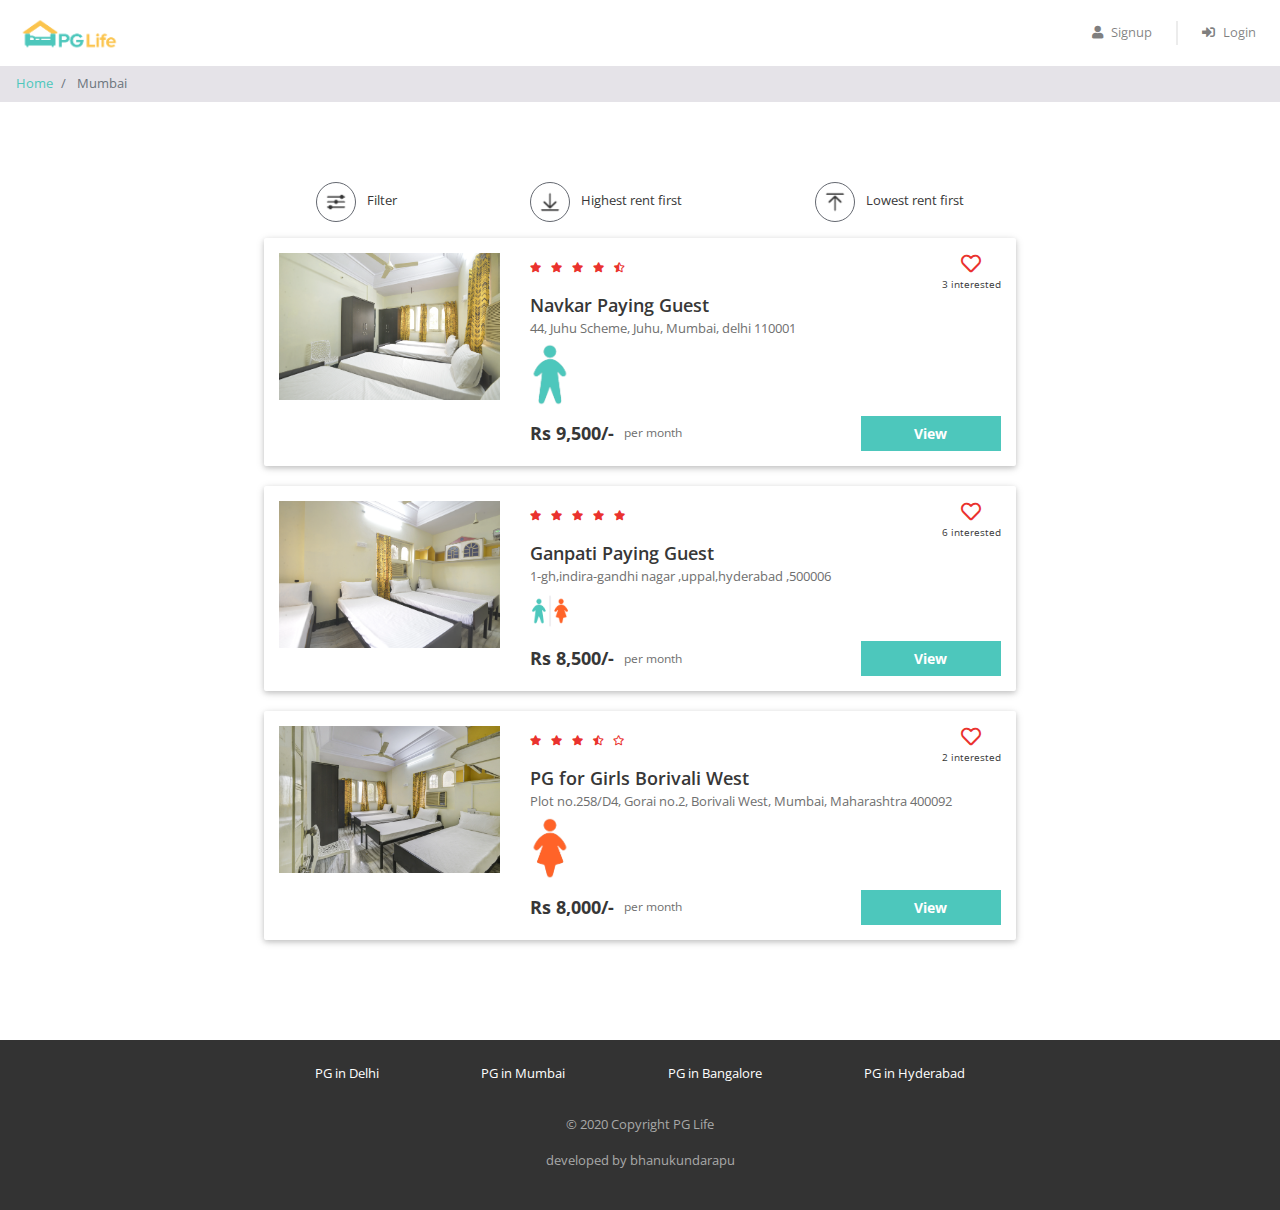
<file: property_list.html>
<!DOCTYPE html>
<html lang="en">

<head>
    <meta name="viewport" content="width=device-width, initial-scale=1">
    <title>Best PG's in Mumbai | PG Life</title>

    <link href="css/bootstrap.min.css" rel="stylesheet" />
    <link href="https://use.fontawesome.com/releases/v5.11.2/css/all.css" rel="stylesheet" />
    <link href="https://fonts.googleapis.com/css2?family=Open+Sans:ital,wght@0,300;0,400;0,600;0,700;0,800;1,300;1,400;1,600;1,700;1,800&display=swap" rel="stylesheet" />
    <link href="css/common.css" rel="stylesheet" />
    <link href="css/property_list.css" rel="stylesheet" />
    <link rel="shortcut icon" href="https://cdn.vectorstock.com/i/1000x1000/33/16/hotel-facade-ideal-for-market-business-web-vector-31633316.webp">
</head>

<body>
    <div class="header sticky-top">
        <nav class="navbar navbar-expand-md navbar-light">
            <a class="navbar-brand" href="./index.html">
                <img src="img/logo.png" />
            </a>
            <button class="navbar-toggler" type="button" data-toggle="collapse" data-target="#my-navbar">
                <span class="navbar-toggler-icon"></span>
            </button>

            <div class="collapse navbar-collapse justify-content-end" id="my-navbar">
                <ul class="navbar-nav">
                    <li class="nav-item">
                        <a class="nav-link" href="#" data-toggle="modal" data-target="#signup-modal">
                            <i class="fas fa-user"></i>Signup
                        </a>
                    </li>
                    <div class="nav-vl"></div>
                    <li class="nav-item">
                        <a class="nav-link" href="#" data-toggle="modal" data-target="#login-modal">
                            <i class="fas fa-sign-in-alt"></i>Login
                        </a>
                    </li>
                </ul>
            </div>
        </nav>
    </div>

    <div id="loading">
    </div>

    <nav aria-label="breadcrumb">
        <ol class="breadcrumb py-2">
            <li class="breadcrumb-item">
                <a href="./index.html">Home</a>
            </li>
            <li class="breadcrumb-item active" aria-current="page">
                Mumbai
            </li>
        </ol>
    </nav>

    <div class="page-container">
        <div class="filter-bar row justify-content-around">
            <div class="col-auto" data-toggle="modal" data-target="#filter-modal">
                <img src="img/filter.png" alt="filter" />
                <span>Filter</span>
            </div>
            <div class="col-auto">
                <img src="img/desc.png" alt="sort-desc" />
                <span>Highest rent first</span>
            </div>
            <div class="col-auto">
                <img src="img/asc.png" alt="sort-asc" />
                <span>Lowest rent first</span>
            </div>
        </div>

        
        <div class="property-card row">
            <div class="image-container col-md-4">
                <img src="img/properties/1/1d4f0757fdb86d5f.jpg" />
            </div>
            <div class="content-container col-md-8">
                <div class="row no-gutters justify-content-between">
                    <div class="star-container" title="4.5">
                        <i class="fas fa-star"></i>
                        <i class="fas fa-star"></i>
                        <i class="fas fa-star"></i>
                        <i class="fas fa-star"></i>
                        <i class="fas fa-star-half-alt"></i>
                    </div>
                    <div class="interested-container">
                        <i class="far fa-heart"></i>
                        <div class="interested-text">3 interested</div>
                    </div>
                </div>
                <div class="detail-container">
                    <div class="property-name">Navkar Paying Guest</div>
                    <div class="property-address">44, Juhu Scheme, Juhu, Mumbai, delhi 110001</div>
                    <div class="property-gender">
                        <img src="img/male.png" />
                    </div>
                </div>
                <div class="row no-gutters">
                    <div class="rent-container col-6">
                        <div class="rent">Rs 9,500/-</div>
                        <div class="rent-unit">per month</div>
                    </div>
                    <div class="button-container col-6">
                        <a href="property_detail.html" class="btn btn-primary">View</a>
                    </div>
                </div>
            </div>
        </div>

        <div class="property-card row">
            <div class="image-container col-md-4">
                <img src="img/properties/1/eace7b9114fd6046.jpg" />
            </div>
            <div class="content-container col-md-8">
                <div class="row no-gutters justify-content-between">
                    <div class="star-container" title="4.8">
                        <i class="fas fa-star"></i>
                        <i class="fas fa-star"></i>
                        <i class="fas fa-star"></i>
                        <i class="fas fa-star"></i>
                        <i class="fas fa-star"></i>
                    </div>
                    <div class="interested-container">
                        <i class="far fa-heart"></i>
                        <div class="interested-text">6 interested</div>
                    </div>
                </div>
                <div class="detail-container">
                    <div class="property-name">Ganpati Paying Guest</div>
                    <div class="property-address">1-gh,indira-gandhi nagar ,uppal,hyderabad ,500006</div>
                    <div class="property-gender">
                        <img src="img/unisex.png" />
                    </div>
                </div>
                <div class="row no-gutters">
                    <div class="rent-container col-6">
                        <div class="rent">Rs 8,500/-</div>
                        <div class="rent-unit">per month</div>
                    </div>
                    <div class="button-container col-6">
                        <a href="property_detail.html" class="btn btn-primary">View</a>
                    </div>
                </div>
            </div>
        </div>

        <div class="property-card row">
            <div class="image-container col-md-4">
                <img src="img/properties/1/46ebbb537aa9fb0a.jpg" />
            </div>
            <div class="content-container col-md-8">
                <div class="row no-gutters justify-content-between">
                    <div class="star-container" title="3.5">
                        <i class="fas fa-star"></i>
                        <i class="fas fa-star"></i>
                        <i class="fas fa-star"></i>
                        <i class="fas fa-star-half-alt"></i>
                        <i class="far fa-star"></i>
                    </div>
                    <div class="interested-container">
                        <i class="far fa-heart"></i>
                        <div class="interested-text">2 interested</div>
                    </div>
                </div>
                <div class="detail-container">
                    <div class="property-name">PG for Girls Borivali West</div>
                    <div class="property-address">Plot no.258/D4, Gorai no.2, Borivali West, Mumbai, Maharashtra 400092</div>
                    <div class="property-gender">
                        <img src="img/female.png" />
                    </div>
                </div>
                <div class="row no-gutters">
                    <div class="rent-container col-6">
                        <div class="rent">Rs 8,000/-</div>
                        <div class="rent-unit">per month</div>
                    </div>
                    <div class="button-container col-6">
                        <a href="property_detail.html" class="btn btn-primary">View</a>
                    </div>
                </div>
            </div>
        </div>
    </div>

    <div class="modal fade" id="filter-modal" tabindex="-1" role="dialog" aria-labelledby="filter-heading" aria-hidden="true">
        <div class="modal-dialog modal-dialog-centered" role="document">
            <div class="modal-content">
                <div class="modal-header">
                    <h3 class="modal-title" id="filter-heading">Filters</h3>
                    <button type="button" class="close" data-dismiss="modal" aria-label="Close">
                        <span aria-hidden="true">&times;</span>
                    </button>
                </div>

                <div class="modal-body">
                    <h5>Gender</h5>
                    <hr />
                    <div>
                        <button class="btn btn-outline-dark btn-active">
                            No Filter
                        </button>
                        <button class="btn btn-outline-dark">
                            <i class="fas fa-venus-mars"></i>Unisex
                        </button>
                        <button class="btn btn-outline-dark">
                            <i class="fas fa-mars"></i>Male
                        </button>
                        <button class="btn btn-outline-dark">
                            <i class="fas fa-venus"></i>Female
                        </button>
                    </div>
                </div>

                <div class="modal-footer">
                    <button data-dismiss="modal" class="btn btn-success">Okay</button>
                </div>
            </div>
        </div>
    </div>

    <div class="modal fade" id="signup-modal" tabindex="-1" role="dialog" aria-labelledby="signup-heading" aria-hidden="true">
        <div class="modal-dialog" role="document">
            <div class="modal-content">
                <div class="modal-header">
                    <h5 class="modal-title" id="signup-heading">Signup with PGLife</h5>
                    <button type="button" class="close" data-dismiss="modal" aria-label="Close">
                        <span aria-hidden="true">&times;</span>
                    </button>
                </div>

                <div class="modal-body">
                    <form id="signup-form" class="form" role="form">
                        <div class="input-group form-group">
                            <div class="input-group-prepend">
                                <span class="input-group-text">
                                    <i class="fas fa-user"></i>
                                </span>
                            </div>
                            <input type="text" class="form-control" name="full_name" placeholder="Full Name" maxlength="30" required>
                        </div>

                        <div class="input-group form-group">
                            <div class="input-group-prepend">
                                <span class="input-group-text">
                                    <i class="fas fa-phone-alt"></i>
                                </span>
                            </div>
                            <input type="text" class="form-control" name="phone" placeholder="Phone Number" maxlength="10" minlength="10" required>
                        </div>

                        <div class="input-group form-group">
                            <div class="input-group-prepend">
                                <span class="input-group-text">
                                    <i class="fas fa-envelope"></i>
                                </span>
                            </div>
                            <input type="email" class="form-control" name="email" placeholder="Email" required>
                        </div>

                        <div class="input-group form-group">
                            <div class="input-group-prepend">
                                <span class="input-group-text">
                                    <i class="fas fa-lock"></i>
                                </span>
                            </div>
                            <input type="password" class="form-control" name="password" placeholder="Password" minlength="6" required>
                        </div>

                        <div class="input-group form-group">
                            <div class="input-group-prepend">
                                <span class="input-group-text">
                                    <i class="fas fa-university"></i>
                                </span>
                            </div>
                            <input type="text" class="form-control" name="college_name" placeholder="College Name" maxlength="150" required>
                        </div>

                        <div class="form-group">
                            <span>I'm a</span>
                            <input type="radio" class="ml-3" id="gender-male" name="gender" value="male" /> Male
                            <label for="gender-male">
                            </label>
                            <input type="radio" class="ml-3" id="gender-female" name="gender" value="female" />
                            <label for="gender-female">
                                Female
                            </label>
                        </div>

                        <div class="form-group">
                            <button type="submit" class="btn btn-block btn-primary">Create Account</button>
                        </div>
                    </form>
                </div>

                <div class="modal-footer">
                    <span>Already have an account?
                        <a href="#" data-dismiss="modal" data-toggle="modal" data-target="#login-modal">Login</a>
                    </span>
                </div>
            </div>
        </div>
    </div>

    <div class="modal fade" id="login-modal" tabindex="-1" role="dialog" aria-labelledby="login-heading" aria-hidden="true">
        <div class="modal-dialog modal-dialog-centered" role="document">
            <div class="modal-content">
                <div class="modal-header">
                    <h5 class="modal-title" id="login-heading">Login with PGLife</h5>
                    <button type="button" class="close" data-dismiss="modal" aria-label="Close">
                        <span aria-hidden="true">&times;</span>
                    </button>
                </div>

                <div class="modal-body">
                    <form id="login-form" class="form" role="form">
                        <div class="input-group form-group">
                            <div class="input-group-prepend">
                                <span class="input-group-text">
                                    <i class="fas fa-user"></i>
                                </span>
                            </div>
                            <input type="email" class="form-control" name="email" placeholder="Email" required>
                        </div>

                        <div class="input-group form-group">
                            <div class="input-group-prepend">
                                <span class="input-group-text">
                                    <i class="fas fa-lock"></i>
                                </span>
                            </div>
                            <input type="password" class="form-control" name="password" placeholder="Password" minlength="6" required>
                        </div>

                        <div class="form-group">
                            <button type="submit" class="btn btn-block btn-primary">Login</button>
                        </div>
                    </form>
                </div>

                <div class="modal-footer">
                    <span>
                        <a href="#" data-dismiss="modal" data-toggle="modal" data-target="#signup-modal">Click here</a>
                        to register a new account
                    </span>
                </div>
            </div>
        </div>
    </div>

    <div class="footer">
        <div class="page-container footer-container">
            <div class="footer-cities">
                <div class="footer-city">
                    <a href="property_list.html">PG in Delhi</a>
                </div>
                <div class="footer-city">
                    <a href="property_list.html">PG in Mumbai</a>
                </div>
                <div class="footer-city">
                    <a href="property_list.html">PG in Bangalore</a>
                </div>
                <div class="footer-city">
                    <a href="property_list.html">PG in Hyderabad</a>
                </div>
            </div>
            <div class="footer-copyright">
                <p>© 2020 Copyright PG Life </p>
                <p>developed by bhanukundarapu</p>
            </div>
        </div>
    </div>

    <script type="text/javascript" src="js/jquery.js"></script>
    <script type="text/javascript" src="js/bootstrap.min.js"></script>
</body>

</html>
</file>
<file: css/common.css>
* {
    box-sizing: border-box;
    font-family: 'Open Sans', sans-serif;
}

body {
    color: #373737;
    font-size: 16px;
    position: relative;
}

h1,
h2,
h3,
h4,
h5,
h6 {
    font-weight: 600;
}

h1 {
    font-size: 36px;
    margin-bottom: 40px;
}

@media (max-width: 768px) {
    h1 {
        font-size: 28px;
    }
}

h3 {
    font-size: 24px;
    margin-bottom: 12px;
}

h5 {
    font-size: 16px;
    margin-bottom: 10px;
}

.btn-primary,
.btn-warning,
.btn-danger {
    color: white;
    font-weight: bold;
}

.input-group .input-group-text i {
    width: 14px;
}

input[type="radio"] {
    position: relative;
    top: 1px;
}

.breadcrumb {
    background-color: #e5e3e8;
    font-size: 13px;
    border-radius: 0px;
    margin-bottom: 0px;
}

.container {
    max-width: 920px;
    padding: 0px 20px;
}

.page-container {
    max-width: 800px;
    padding: 80px 24px;
    margin: auto;
}

@media (max-width: 768px) {
    .page-container {
        padding: 64px 24px;
    }
}

.white {
    color: #ffffff;
}

#loading {
    display: none;
    background-color: #666666;
    background-image: url("../img/progress_spinner.gif");
    background-repeat: no-repeat;
    background-position: center;
    opacity: 0.4;
    position: fixed;
    top: 0px;
    right: 0px;
    width: 100%;
    height: 100%;
    z-index: 10000000;
}

/* Login Modal */
#login-modal .modal-dialog {
    width: 350px;
    margin: auto;
}

.modal-footer {
    background-color: #f4f4f4;
    justify-content: center;
}

/* Header */
.header {
    background-color: white;
    font-size: 13px;
}

.header .navbar .navbar-brand img {
    height: 40px;
}

.header .navbar .nav-item i {
    margin-right: 8px;
}

.header .nav-vl {
    border-left: 2px solid #d6d6d678;
    height: 24px;
    margin: auto 16px;
    display: block;
}

@media(max-width:768px) {
    .header .nav-vl {
        display: none;
    }
}

.header .nav-name {
    font-weight: bold;
    margin: auto 16px;
}

@media(max-width:768px) {
    .header .nav-name {
        margin: 8px 0px
    }
}

/* Footer */
.footer {
    background-color: #333333;
    font-size: 13px;
    width: 100%;
}

.footer-container {
    padding: 24px;
}

.footer-cities {
    display: flex;
    flex-wrap: wrap;
    justify-content: space-around;
}

.footer-city {
    margin-bottom: 8px;
    text-align: center;
}

@media(max-width:768px) {
    .footer-city {
        width: 100%;
    }
    
}

.footer-city a {
    color: #ffffff;
}

.footer-copyright {
    color: #a9a9a9;
    text-align: center;
    padding-top: 24px;
}
</file>
<file: css/home.css>
body{
    font-family: -apple-system,BlinkMacSystemFont,"Segoe UI",Roboto,"Helvetica Neue",Arial,"Noto Sans",sans-serif,"Apple Color Emoji","Segoe UI Emoji","Segoe UI Symbol","Noto Color Emoji";
}



/* main-sec */
.main-sec{
    background-image: url('https://raw.githubusercontent.com/BhanuPrakashKundarapu/PGLIFE-PAGES/main/img/bg.png');
    background-attachment: fixed;
    background-size: 1720px 600px;
    height: 620px;
}
marquee{
    font-size: 10px;
    color: antiquewhite;
}
.content-1{
    background-color: rgb(12, 12, 12,0.4);
    display:flex;
    flex-direction: column;
}
.content-1 h1{
    text-transform: capitalize;
    color:white ;
}
.content-1{
    display: flex;
    justify-content: center;
    align-content: center;
    align-items: center;
    height: 499px;
    /* width:100px */
}
.search-bar{
    display: flex;
    gap: 1px;
}
.search-bar .search{
    width:400px;
    height: 40px;
    border: none;
    outline: none;
}
.search-bar .button{
    background-color: gray;
    color: white;
    font-weight: 700;
    border: none;
    height: 40px;
    width: 40px;
}


/* content-2 */
.content-2{
    /* padding-left: 85px; */
    background-color: #ffffff;
    /* line-height: 1.0px; */
    height: 535px;
    display: flex;
    flex-direction: column;
    grid-gap: 1px;
}
.content-2 h1{
    text-align: center;
    font-weight: 550;
}
.grid1{
    display: flex;
    justify-content:center;
    align-items: center;
    gap:100px;
    height: 535px;
}

.rounded-circle{
    /* border: 2px solid ; */
    padding: 10px;
    box-shadow: 0px 0px 9px 0px rgb(35, 35, 35,0.6);
}

@media (max-width:820px){
    html{
        overflow-x: hidden;
    }
    body{
        overflow-x: hidden;
    }
    .content-2{
        height: 350px;
    }
  .grid1{
    display: flex;
    justify-content: center;
    align-items: center;
    gap: 20px;
    flex-wrap: nowrap;
    overflow-x: auto;
  }

}
@media (max-width:520px){
    .search-bar .search{
        width:250px;
        height: 40px;
        border: none;
        outline: none;
    }

    .grid1{
        
        display: flex;
        justify-content: flex-start;
        align-items: center;
        gap: 20px;
        width: 100%;
        flex-wrap: nowrap;
        overflow-x: auto;
      }
} 

@media (max-width:360px){
    .main-sec .grid .content-1 h1{
        font-size: 25px;
    }
}


























































/* 
.content-2{
    background-color: white;
    height: 75vh;
    display: flex;
    justify-content: center;
    align-content: center;
    /* align-items: center; 
}
.content-2 h1{
    padding-top: 100px;
    text-align: center;
    font-weight: 600;
    
}
.text-center{
    margin-top: 0px;
    /* display: flex;
    justify-content: center;
    align-content: center;
    align-items: center;
    height: 30vh;
}

.row{
    margin-top: 100px;
    
    gap: 0px;
}
.rounded-circle{
    width: 130px;
    /* height: 150px; 
    border-radius: 50% !important   ;
    box-shadow: 0px 0px 9px 0px rgb(8, 8, 8,0.5 );
    padding: 10px
} */
</file>
<file: css/dashboard.css>
.container-1{
    line-height: 25px;
}
.container-1 .container{
    /* height: 10px; */
   /* background-color: aliceblue; */
    margin-top: 100px;
}
.row{
    width:100%;
    display: flex;
    flex-direction: row;
}
img{
   height:100px;
  
   color:grey;
}

.bi{
    color: grey;
    font-size: 150px;
    background-color:none;
}

.col-md-6 .info{
    /* border:1px solid black; */
    margin-top: 60px;
    display: flex;
    flex-direction: column;
    justify-content: flex-start;
    align-items: flex-start;
}
.col-md-6 .info p1{
    font-size: 20px;
    font-weight: 900;
    font-style: italic;
}
.col-md-6 .info .edit{
    width: 100%;
    display: flex;
    justify-content: space-between;
}
.col-md-6 .info .edit a{
    color:mediumblue;
    letter-spacing: 1px;
}
.col-md-6 .info .edit a:hover{
    /* content: url("https://w7.pngwing.com/pngs/994/388/png-transparent-computer-icons-editing-font-awesome-graphics-editor-advertising-angle-text-logo-thumbnail.png");
     */
     color: brown;
     text-decoration: none;
    height: 20px;
    width: 30px;
    
}

/* star-icon */
.content-2 .bi{
    color: red;
    font-size: 15px;

    /* background-color: red; */
    /* font-size: 200px; */
}

/* items stylings */

.container-2{
    margin-top: 150px;
    /* background-color: black; */
}

/* container-2 */

.container-2 .child{
    width: 900px;
}
.child{
    background-color: rgb(240, 248, 255,0.5);
    box-shadow: 0px 0px 20px 0px rgb(16, 16, 16,0.3);
    padding-bottom: 20px;
    border-radius:5px;
   
}
.col-md{
    color: gray;
}
.rating{
    display: flex;
    justify-content: space-between;
}
.rating span i{
    font-size: 19px;
    color: red;
}
.rating .bi-star-fill{
    color: orange;
}

.container-2 .child .row{
    display: flex;
    flex-direction: row;
    text-align: left;

}
.container-2 .child .row .col-md #img{
    height:200px;

    width:auto;
}
.container-2 .child .row  figcaption{
    font-size: 20px;
    font-weight: 700;
    text-align:center;
}

.container-2 .child .row .col-md .info{
    padding-top: 28px;
    line-height: 38px;
}


.container-2 .child .row span img{
    height: 30px;
}
.container-2 .child .row .col-md .fee{
    display: flex;
    flex-direction: row;
    justify-content: space-between;
}
.container-2 .child .row .col-md .fee span{
    font-size: 30px;
    font-weight: 700;
}
.container-2 .child .row .col-md .fee button{
    background-color: mediumseagreen;
    border: none;
    border-radius: 5px;
    width: 100px;
}

@media (max-width:60rem){
    .container-2{
        margin-top: auto;
    }
    .container-2 .child{
        width: auto;
    }
    .container-2{
        display: flex;
        flex-direction: column;
        justify-content: center;
        margin-left: 20px;
    }
}

@media (max-width:400px){
  
    .container-2 .child .row .col-md #img{
        height: 120px;
        margin-left: 5px;
    }
    .container-2 .child .row .col-md .fee{
        display:flex ;
        flex-direction: column;
    }
    .container-2 .child .row .col-md .fee .more{
        width:200px;
        display: flex;
        justify-content: center;
        align-items: center;
    }
    .container-2 .child .row .col-md  h3{
        font-size:18px;
        text-decoration: underline;
    }
    .container-2 .child .row .col-md p1{
        font-size:12px;
        letter-spacing: 0.1px;
        line-height: 1px;
    }
    .container-2 .child .row .col-md span img{
        height: 20px;
    }
    .container-2 .child .row .col-md .fee span{
        display: flex;
        justify-content: start;
        align-items: center;
    }
    .col-md-6 .info .edit a:hover{
         color: brown;
         text-decoration: none;
        /* height: 20px; */
        /* width: 10px; */
        
    }
}
@media (max-width:280px){
    .body .container-1 .row .col-md-6 .info{
        font-size: 12px;
    }
    .container-2 .child .row .col-md #img{
        height: 100px;
        margin-left: 1px;
    }
    .container-2 .child .row .col-md .fee .more{
        width:150px;
    }
    .container-2 .child .row .col-md .fee span{
        font-size: 20px;
    }
    .container-2 .child .row .col-md figcaption{
        margin-left: 15px;
        font-size: 15px;
        /* background-color: black; */
    }
}
</file>
<file: css/property_detail.css>
.carousel img {
    height: 300px;
    object-fit: cover;
}

.property-summary {
    padding: 24px;
}

.property-amenities,
.property-rating {
    background-color: #fcfaf7;
}

.star-container i {
    color: #EA322E;
    font-size: 12px;
    margin-right: 6px;
}

.interested-container {
    text-align: center;
    padding-right: 42px;
}

@media (max-width: 768px) {
    .interested-container {
        padding-right: 0px;
    }
}

.interested-container i {
    color: #EA322E;
    font-size: 20px;
    cursor: pointer;
}

.interested-text {
    font-size: 10px;
}

.detail-container {
    padding-bottom: 10px;
}

.property-name {
    font-size: 36px;
    font-weight: 600;
}

@media (max-width: 768px) {
    .property-name {
        font-size: 24px;
    }
}

.property-address {
    color: #6f6f6f;
    font-size: 16px;
    padding-bottom: 5px;
}

.property-gender img {
    width: 40px;
}

.rent-container {
    display: flex;
    align-items: center;
}

.rent {
    font-size: 24px;
    font-weight: bold;
    padding-right: 10px;
}

@media (max-width: 768px) {
    .rent {
        font-size: 18px;
    }
}

.rent-unit {
    color: #6f6f6f;
    font-size: 12px;
}

.button-container .btn {
    font-size: 14px;
    border-radius: 0px;
    width: 140px;
    float: right;
}

@media (max-width: 768px) {
    .property-amenities .row>div {
        padding-bottom: 24px;
    }
}

.amenity-container {
    margin: 8px 0px;
}

.amenity-container img {
    height: 20px;
    margin-top: -4px;
    margin-right: 4px;
}

.rating-criteria {
    margin: 28px 0px;
}

.rating-criteria-icon {
    width: 14px;
}

.rating-criteria-text {
    margin-left: 8px;
}

.rating-criteria-star-container {
    margin-top: -2px;
}

.rating-criteria-star-container i {
    color: #66C2BD;
    font-size: 12px;
}

.rating-circle {
    background-color: #66C2BD;
    color: white;
    text-align: center;
    height: 160px;
    width: 160px;
    border-radius: 50%;
    padding-top: 32px;
    margin: auto;
}

.total-rating {
    font-size: 40px;
}

.rating-circle-star-container {
    font-size: 12px;
}

.testimonial-block {
    background-color: #fcfaf7;
    padding: 0px 160px 24px;
    margin-top: 80px;
}

@media (max-width: 768px) {
    .testimonial-block {
        padding: 0px 24px 24px;
    }
}

.testimonial-image-container {
    text-align: center;
}

.testimonial-img {
    width: 100px;
    border-radius: 50%;
    position: relative;
    top: -40px;
}

.testimonial-text {
    color: #777777;
    text-align: center;
    position: relative;
}

.testimonial-text i {
    font-size: 20px;
    position: absolute;
    left: 0px;
    top: 0px;
}

.testimonial-text p {
    text-indent: 20px;
}

.testimonial-name {
    color: #2F2E2E;
    text-align: right;
    font-weight: bold;
    margin-top: 12px;
}
</file>
<file: css/property_list.css>
.filter-bar > div {
    cursor: pointer;
    font-size: 13px;
    text-align: center;
    margin-bottom: 16px;
}

.filter-bar img {
    width: 40px;
    height: 40px;
    border-radius: 40px;
    border: 1px solid #646870;
    padding: 6px;
    margin-right: 8px;
}

@media (max-width: 768px) {
    .filter-bar img {
        display: block;
        margin: 0px auto 4px;
    }
}

.property-card {
    background-color: #ffffff;
    border-radius: 2px;
    padding: 15px 0px;
    margin: 0px auto 20px;
    box-shadow: 0 2px 5px 0 rgba(0, 0, 0, 0.16), 0 2px 10px 0 rgba(0, 0, 0, 0.12);
}

.property-card:focus,
.property-card:hover {
    box-shadow: 0 5px 11px 0 rgba(0, 0, 0, 0.18), 0 4px 15px 0 rgba(0, 0, 0, 0.15);
}

.image-container {
    text-align: center;
}

@media (max-width: 768px) {
    .image-container {
        padding-bottom: 12px;
    }
}

.image-container img {
    width: 100%;
    max-width: 300px;
}

.star-container i {
    color: #EA322E;
    font-size: 10px;
    margin-right: 6px;
}

.interested-container {
    text-align: center;
}

.interested-container i {
    color: #EA322E;
    font-size: 20px;
    cursor: pointer;
}

.interested-text {
    font-size: 10px;
}

.detail-container {
    padding-bottom: 10px;
}

.property-name {
    font-size: 18px;
    font-weight: 600;
}

.property-address {
    color: #6f6f6f;
    font-size: 13px;
    padding-bottom: 5px;
}

.property-gender img {
    width: 40px;
}

.rent-container {
    display: flex;
    align-items: center;
}

.rent {
    font-size: 18px;
    font-weight: bold;
    padding-right: 10px;
}

.rent-unit {
    color: #6f6f6f;
    font-size: 12px;
}

.button-container .btn {
    font-size: 14px;
    border-radius: 0px;
    width: 140px;
    float: right;
}

/* No Property */
.no-property-container {
    margin: 96px auto 144px;
}

.no-property-container p {
    font-size: 24px;
    text-align: center;
}

/* Filter Modal */
#filter-modal .modal-dialog {
    max-width: 600px;
}

#filter-modal .modal-body h5 {
    color: #777777;
}

#filter-modal .modal-body hr {
    margin: 4px 0px;
}

#filter-modal .modal-body button {
    font-size: 14px;
    width: 100px;
    margin: 16px;
}

#filter-modal .modal-body .btn-active {
    color: #fff;
    background-color: #343a40;
}

#filter-modal .modal-body button i {
    margin-right: 8px;
}

#filter-modal .modal-footer button {
    width: 120px;
}
</file>
